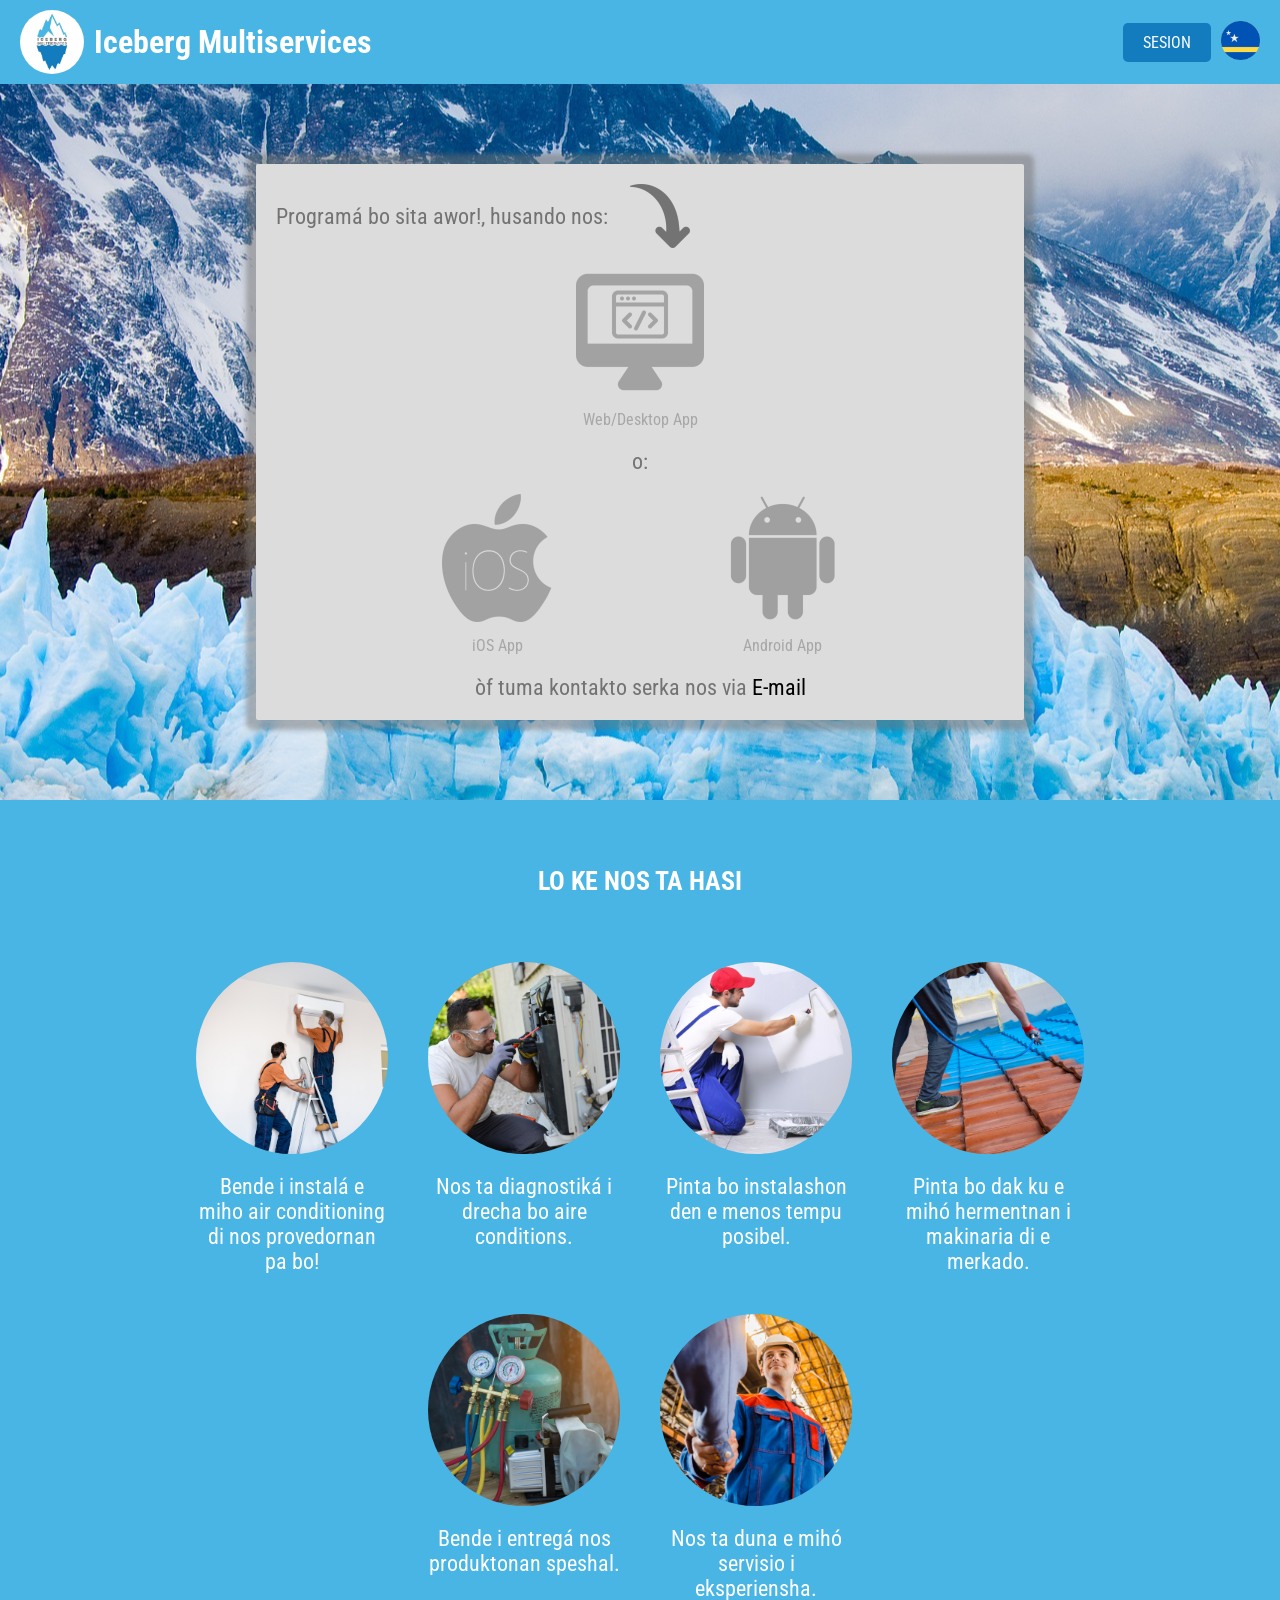
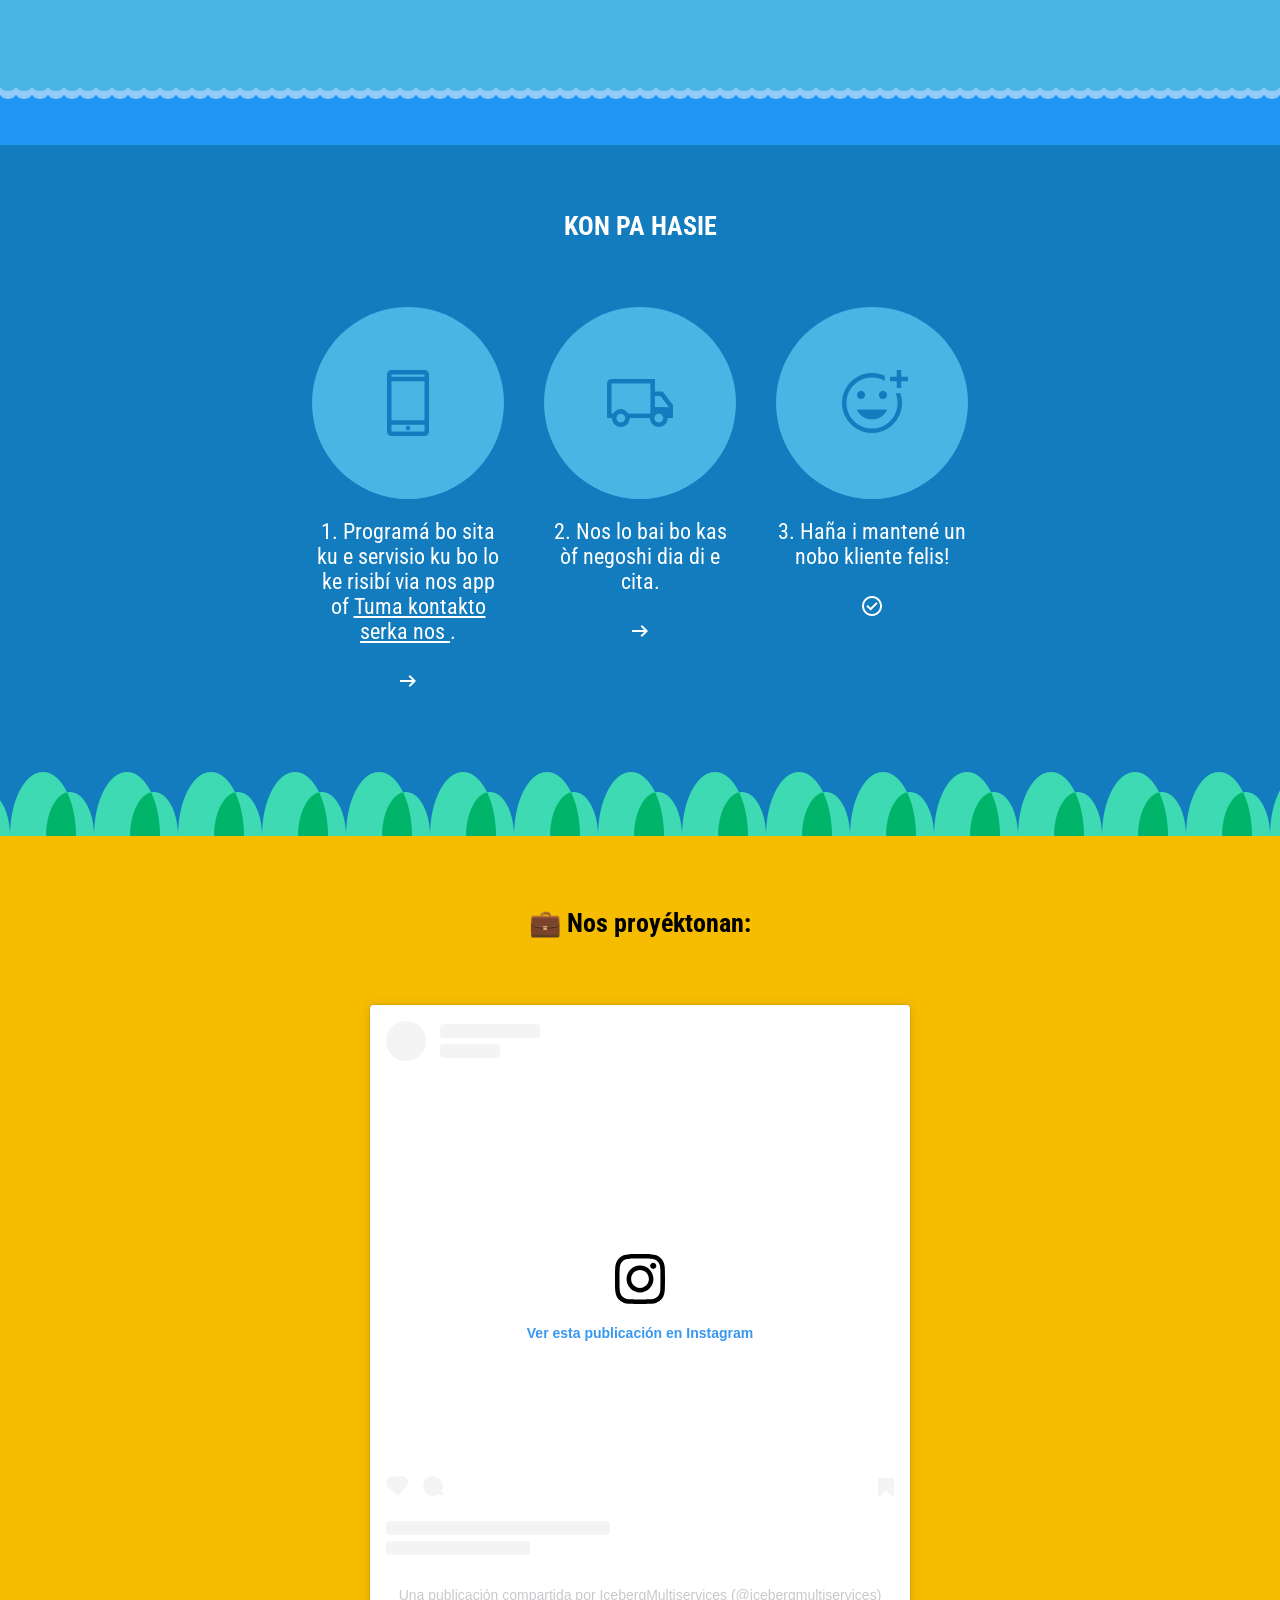
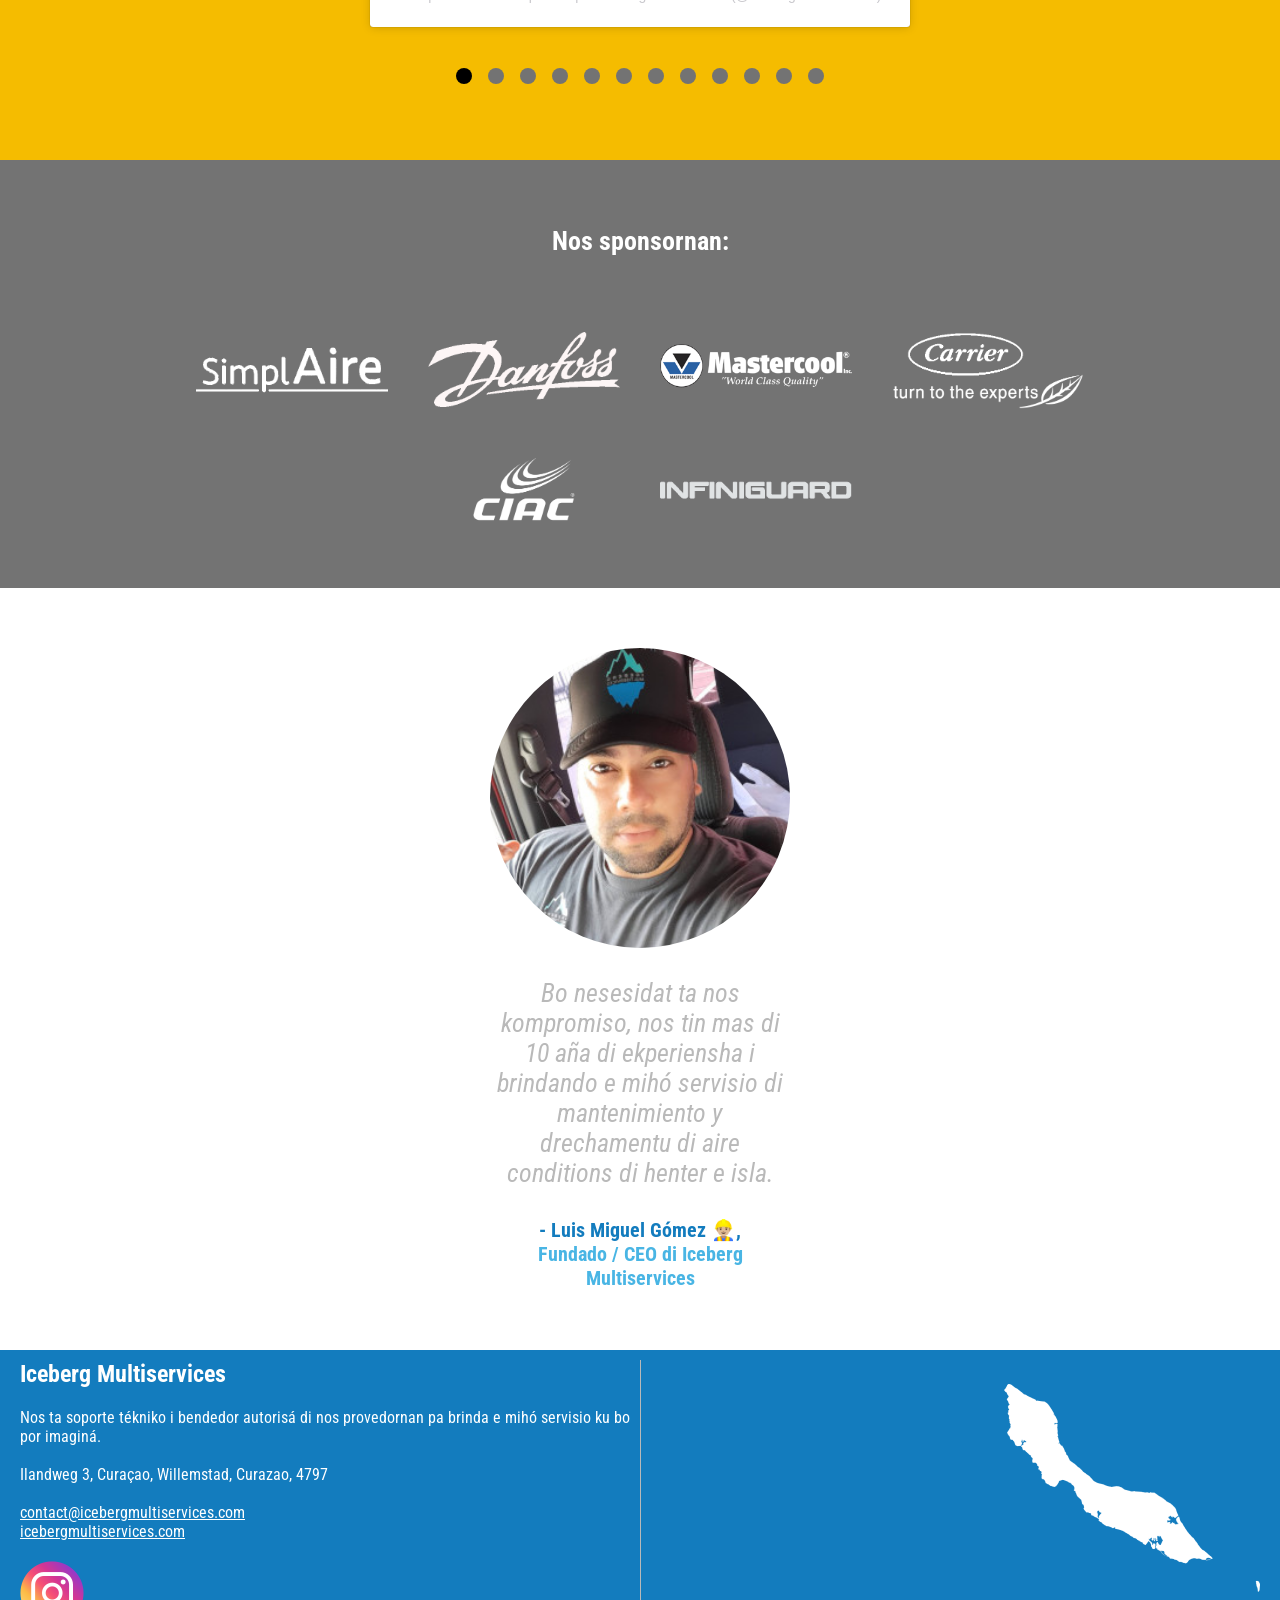
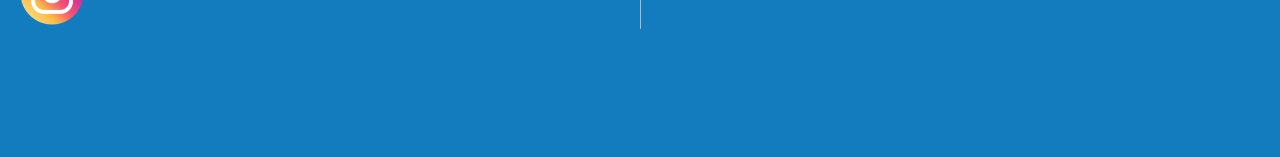
<file: index.html>
<!DOCTYPE html>
<html lang="en">

<head>
    <meta charset="UTF-8">
    <meta http-equiv="X-UA-Compatible" content="IE=edge">
    <meta name="viewport" content="width=device-width, initial-scale=1.0">
    <meta name="theme-color" content="#49b5e4">
    <link rel="stylesheet" href="/css/index.css">
    <link rel="stylesheet" href="https://fonts.googleapis.com/css?family=Roboto%20Condensed">
    <link rel="stylesheet"
        href="https://fonts.googleapis.com/css2?family=Material+Symbols+Outlined:opsz,wght,FILL,GRAD@48,400,0,0" />
    <link rel="icon" type="image/png" href="/img/logo-rounded.png" />
    <title>Iceberg Multiservices</title>
    <script src="https://ajax.googleapis.com/ajax/libs/jquery/3.6.1/jquery.min.js"></script>
    <script src="/js/lib/CLDRPluralRuleParser/CLDRPluralRuleParser.js"></script>
    <script src="/js/lib/jquery.i18n/jquery.i18n.js"></script>
    <script src="/js/lib/jquery.i18n/jquery.i18n.messagestore.js"></script>
    <script src="/js/lib/jquery.i18n/jquery.i18n.fallbacks.js"></script>
    <script src="/js/lib/jquery.i18n/jquery.i18n.language.js"></script>
    <script src="/js/lib/jquery.i18n/jquery.i18n.parser.js"></script>
    <script src="/js/lib/jquery.i18n/jquery.i18n.emitter.js"></script>
    <script src="/js/lib/jquery.i18n/jquery.i18n.emitter.bidi.js"></script>
    <script src="/js/global.js"></script>
    <script src="/js/index.js"></script>
</head>

<body class="white-bg">
    <section class="popup-bg black-bg-opaque-5">
        <div class="window">
            <div class="row header">
                <button class="close-window light-grey">
                    <span class="material-symbols-outlined">close</span>
                    <span class="material-symbols-outlined">arrow_back_ios</span>
                </button>
            </div>

            <div class="row">
                <button class="language" data-locale="pap">
                    <img src="/img/index/languages/papiamento.png" alt="Papiamento Language">

                    <div class="text light-blue" data-i18n="papiamento">Papiamentu</div>
                </button>

                <button class="language" data-locale="nld">
                    <img src="/img/index/languages/dutch.png" alt="Dutch Language">

                    <div class="text light-blue" data-i18n="dutch">Nederlands</div>
                </button>
            </div>

            <div class="row">
                <button class="language" data-locale="spa">
                    <img src="/img/index/languages/spanish.png" alt="Spanish Language">

                    <div class="text light-blue" data-i18n="spanish">Español</div>
                </button>

                <button class="language" data-locale="eng">
                    <img src="/img/index/languages/english.png" alt="English Language">

                    <div class="text light-blue" data-i18n="english">English</div>
                </button>
            </div>
        </div>
    </section>

    <header class="white light-blue-bg">
        <div class="left">
            <img src="/img/index/logo.jpeg" width="64" height="64" alt="Iceberg Multiservices Logo" />
            <h1 data-i18n="app-title">Iceberg Multiservices</h1>
        </div>

        <div class="right">
            <a class="btn normal dark-blue" href="#" onclick="return false;" data-i18n="login">Login</a>

            <button class="switch-language" title="Select Your Language">
                <img src="/img/index/languages/english.png" alt="Language Icon">
            </button>
        </div>
    </header>

    <section class="downloads">
        <div class="apps lightest-grey-bg">
            <div class="row header">
                <div class="dark-grey" data-i18n="schedule-your-appointment">Schedule your appointment now!, using our:</div>

                <img src="/img/index/download-arrow.png" alt="Schedule your appointment now." />
            </div>

            <div class="row">

                <!-- title="Web/Desktop App" -->
                <a class="disabled" href="#" target="_blank" title="Coming soon!" onclick="return false;">
                    <div>
                        <img src="/img/index/apps/open-web-app.png" alt="Open Web App">

                        <div class="text dark-grey" data-i18n="web-desktop-app">Web/Desktop App</div>
                    </div>
                </a>
            </div>

            <div class="row header center">
                <div class="dark-grey" data-i18n="or">or:</div>
            </div>

            <div class="row">
                <!-- title="iOS App" -->
                <a class="disabled" href="#" target="_blank" title="Coming soon!" onclick="return false;">
                    <div>
                        <img src="/img/index/apps/get-ios-app.png" alt="Get iOS App">

                        <div class="text dark-grey" data-i18n="ios-app">iOS App</div>
                    </div>
                </a>

                <!-- title="Android App" -->
                <a class="disabled" href="#" target="_blank" title="Coming soon!" onclick="return false;">
                    <div>
                        <img src="/img/index/apps/get-android-app.png" alt="Get Android App">

                        <div class="text dark-grey" data-i18n="android-app">Android App</div>
                    </div>
                </a>
            </div>

            <div class="row header center">
                <div class="dark-grey"><span data-i18n="or-contacting-us">or contacting us via</span> <a class="black" href="mailto:contact@icebergmultiservices.com"
                        target="_blank" data-i18n="email">Email</a></div>
            </div>
        </div>
    </section>

    <section class="services sea-waves light-blue-bg">
        <section class="row">
            <h3 class="white" data-i18n="what-we-do">What we do:</h3>
        </section>

        <section class="row">
            <div class="service">
                <img src="/img/index/services/air-conditioner-installation.jpg" alt="Air conditioner installation" />

                <p class="text white" data-i18n="we-sell-and-install">We sell and install the best Air Conditioners from our providers to you!</p>
            </div>

            <div class="service">
                <img src="/img/index/services/air-conditioner-repair.jpg" alt="Air conditioner repair" />

                <p class="text white" data-i18n="we-diagnose-and-repair">We diagnose and repair your Air Conditioner.</p>
            </div>

            <div class="service">
                <img src="/img/index/services/facility-painting.jpg" alt="Facility painting" />

                <p class="text white" data-i18n="we-paint-your-facilities">We paint your facilities in the fastest time as possible.</p>
            </div>

            <div class="service">
                <img src="/img/index/services/roof-painting.jpg" alt="Roof painting" />

                <p class="text white" data-i18n="we-paint-your-roof">We paint your roof using the best tools and machinery from the market.</p>
            </div>
        </section>

        <section class="row">
            <!-- TODO: Separate and specify products with more details... -->
            <div class="service">
                <img src="/img/index/services/special-products.jpg" alt="Special products" />

                <p class="text white" data-i18n="we-sell-and-deliver">We sell and deliver our special products.</p>
            </div>

            <div class="service">
                <img src="/img/index/services/happy-customer.jpg" alt="Happy customer" />

                <p class="text white" data-i18n="we-give-the-best-experience">We give you the best service and experience.</p>
            </div>
        </section>
    </section>

    <section class="services hills dark-blue-bg">
        <section class="row">
            <h3 class="white" data-i18n="how-we-do-it">How we do it:</h3>
        </section>

        <section class="row">
            <div class="service">
                <div class="icon-container light-blue-bg">
                    <span class="material-symbols-outlined dark-blue">phone_iphone</span>
                </div>

                <p class="text white"><span data-i18n="schedule-your-service">1. Schedule your appointment with the service you'd like to receive using our app
                    or</span> <a class="white" href="mailto:contact@icebergmultiservices.com" target="_blank" data-i18n="contacting-us">contacting
                        us</a>.<br /><br /><span class="material-symbols-outlined white">arrow_right_alt</span></p>
            </div>

            <div class="service">
                <div class="icon-container light-blue-bg">
                    <span class="material-symbols-outlined dark-blue">local_shipping</span>
                </div>

                <p class="text white"><span data-i18n="we-go-to-your-house">2. We go to your house or facility the day of your appointment.</span><br /><br /><span
                        class="material-symbols-outlined white">arrow_right_alt</span></p>
            </div>

            <div class="service">
                <div class="icon-container light-blue-bg">
                    <span class="material-symbols-outlined dark-blue">add_reaction</span>
                </div>

                <p class="text white"><span data-i18n="we-get-a-new-customer">We get and keep a new happy customer!</span><br /><br /><span
                        class="material-symbols-outlined white">check_circle</span></p>
            </div>
        </section>
    </section>

    <section class="services portfolio yellow-bg">
        <section class="row">
            <h3 class="black">💼 <span data-i18n="our-portfolio">Our portfolio:</span></h3>
        </section>

        <section id="portfolio-1" class="row">
            <blockquote class="instagram-media" data-instgrm-captioned data-instgrm-permalink="https://www.instagram.com/tv/CVeFFWPDrGi/?utm_source=ig_embed&amp;utm_campaign=loading" data-instgrm-version="14" style=" background:#FFF; border:0; border-radius:3px; box-shadow:0 0 1px 0 rgba(0,0,0,0.5),0 1px 10px 0 rgba(0,0,0,0.15); margin: 1px; max-width:540px; min-width:326px; padding:0; width:99.375%; width:-webkit-calc(100% - 2px); width:calc(100% - 2px);"><div style="padding:16px;"> <a href="https://www.instagram.com/tv/CVeFFWPDrGi/?utm_source=ig_embed&amp;utm_campaign=loading" style=" background:#FFFFFF; line-height:0; padding:0 0; text-align:center; text-decoration:none; width:100%;" target="_blank"> <div style=" display: flex; flex-direction: row; align-items: center;"> <div style="background-color: #F4F4F4; border-radius: 50%; flex-grow: 0; height: 40px; margin-right: 14px; width: 40px;"></div> <div style="display: flex; flex-direction: column; flex-grow: 1; justify-content: center;"> <div style=" background-color: #F4F4F4; border-radius: 4px; flex-grow: 0; height: 14px; margin-bottom: 6px; width: 100px;"></div> <div style=" background-color: #F4F4F4; border-radius: 4px; flex-grow: 0; height: 14px; width: 60px;"></div></div></div><div style="padding: 19% 0;"></div> <div style="display:block; height:50px; margin:0 auto 12px; width:50px;"><svg width="50px" height="50px" viewBox="0 0 60 60" version="1.1" xmlns="https://www.w3.org/2000/svg" xmlns:xlink="https://www.w3.org/1999/xlink"><g stroke="none" stroke-width="1" fill="none" fill-rule="evenodd"><g transform="translate(-511.000000, -20.000000)" fill="#000000"><g><path d="M556.869,30.41 C554.814,30.41 553.148,32.076 553.148,34.131 C553.148,36.186 554.814,37.852 556.869,37.852 C558.924,37.852 560.59,36.186 560.59,34.131 C560.59,32.076 558.924,30.41 556.869,30.41 M541,60.657 C535.114,60.657 530.342,55.887 530.342,50 C530.342,44.114 535.114,39.342 541,39.342 C546.887,39.342 551.658,44.114 551.658,50 C551.658,55.887 546.887,60.657 541,60.657 M541,33.886 C532.1,33.886 524.886,41.1 524.886,50 C524.886,58.899 532.1,66.113 541,66.113 C549.9,66.113 557.115,58.899 557.115,50 C557.115,41.1 549.9,33.886 541,33.886 M565.378,62.101 C565.244,65.022 564.756,66.606 564.346,67.663 C563.803,69.06 563.154,70.057 562.106,71.106 C561.058,72.155 560.06,72.803 558.662,73.347 C557.607,73.757 556.021,74.244 553.102,74.378 C549.944,74.521 548.997,74.552 541,74.552 C533.003,74.552 532.056,74.521 528.898,74.378 C525.979,74.244 524.393,73.757 523.338,73.347 C521.94,72.803 520.942,72.155 519.894,71.106 C518.846,70.057 518.197,69.06 517.654,67.663 C517.244,66.606 516.755,65.022 516.623,62.101 C516.479,58.943 516.448,57.996 516.448,50 C516.448,42.003 516.479,41.056 516.623,37.899 C516.755,34.978 517.244,33.391 517.654,32.338 C518.197,30.938 518.846,29.942 519.894,28.894 C520.942,27.846 521.94,27.196 523.338,26.654 C524.393,26.244 525.979,25.756 528.898,25.623 C532.057,25.479 533.004,25.448 541,25.448 C548.997,25.448 549.943,25.479 553.102,25.623 C556.021,25.756 557.607,26.244 558.662,26.654 C560.06,27.196 561.058,27.846 562.106,28.894 C563.154,29.942 563.803,30.938 564.346,32.338 C564.756,33.391 565.244,34.978 565.378,37.899 C565.522,41.056 565.552,42.003 565.552,50 C565.552,57.996 565.522,58.943 565.378,62.101 M570.82,37.631 C570.674,34.438 570.167,32.258 569.425,30.349 C568.659,28.377 567.633,26.702 565.965,25.035 C564.297,23.368 562.623,22.342 560.652,21.575 C558.743,20.834 556.562,20.326 553.369,20.18 C550.169,20.033 549.148,20 541,20 C532.853,20 531.831,20.033 528.631,20.18 C525.438,20.326 523.257,20.834 521.349,21.575 C519.376,22.342 517.703,23.368 516.035,25.035 C514.368,26.702 513.342,28.377 512.574,30.349 C511.834,32.258 511.326,34.438 511.181,37.631 C511.035,40.831 511,41.851 511,50 C511,58.147 511.035,59.17 511.181,62.369 C511.326,65.562 511.834,67.743 512.574,69.651 C513.342,71.625 514.368,73.296 516.035,74.965 C517.703,76.634 519.376,77.658 521.349,78.425 C523.257,79.167 525.438,79.673 528.631,79.82 C531.831,79.965 532.853,80.001 541,80.001 C549.148,80.001 550.169,79.965 553.369,79.82 C556.562,79.673 558.743,79.167 560.652,78.425 C562.623,77.658 564.297,76.634 565.965,74.965 C567.633,73.296 568.659,71.625 569.425,69.651 C570.167,67.743 570.674,65.562 570.82,62.369 C570.966,59.17 571,58.147 571,50 C571,41.851 570.966,40.831 570.82,37.631"></path></g></g></g></svg></div><div style="padding-top: 8px;"> <div style=" color:#3897f0; font-family:Arial,sans-serif; font-size:14px; font-style:normal; font-weight:550; line-height:18px;">Ver esta publicación en Instagram</div></div><div style="padding: 12.5% 0;"></div> <div style="display: flex; flex-direction: row; margin-bottom: 14px; align-items: center;"><div> <div style="background-color: #F4F4F4; border-radius: 50%; height: 12.5px; width: 12.5px; transform: translateX(0px) translateY(7px);"></div> <div style="background-color: #F4F4F4; height: 12.5px; transform: rotate(-45deg) translateX(3px) translateY(1px); width: 12.5px; flex-grow: 0; margin-right: 14px; margin-left: 2px;"></div> <div style="background-color: #F4F4F4; border-radius: 50%; height: 12.5px; width: 12.5px; transform: translateX(9px) translateY(-18px);"></div></div><div style="margin-left: 8px;"> <div style=" background-color: #F4F4F4; border-radius: 50%; flex-grow: 0; height: 20px; width: 20px;"></div> <div style=" width: 0; height: 0; border-top: 2px solid transparent; border-left: 6px solid #f4f4f4; border-bottom: 2px solid transparent; transform: translateX(16px) translateY(-4px) rotate(30deg)"></div></div><div style="margin-left: auto;"> <div style=" width: 0px; border-top: 8px solid #F4F4F4; border-right: 8px solid transparent; transform: translateY(16px);"></div> <div style=" background-color: #F4F4F4; flex-grow: 0; height: 12px; width: 16px; transform: translateY(-4px);"></div> <div style=" width: 0; height: 0; border-top: 8px solid #F4F4F4; border-left: 8px solid transparent; transform: translateY(-4px) translateX(8px);"></div></div></div> <div style="display: flex; flex-direction: column; flex-grow: 1; justify-content: center; margin-bottom: 24px;"> <div style=" background-color: #F4F4F4; border-radius: 4px; flex-grow: 0; height: 14px; margin-bottom: 6px; width: 224px;"></div> <div style=" background-color: #F4F4F4; border-radius: 4px; flex-grow: 0; height: 14px; width: 144px;"></div></div></a><p style=" color:#c9c8cd; font-family:Arial,sans-serif; font-size:14px; line-height:17px; margin-bottom:0; margin-top:8px; overflow:hidden; padding:8px 0 7px; text-align:center; text-overflow:ellipsis; white-space:nowrap;"><a href="https://www.instagram.com/tv/CVeFFWPDrGi/?utm_source=ig_embed&amp;utm_campaign=loading" style=" color:#c9c8cd; font-family:Arial,sans-serif; font-size:14px; font-style:normal; font-weight:normal; line-height:17px; text-decoration:none;" target="_blank">Una publicación compartida por IcebergMultiservices (@icebergmultiservices)</a></p></div></blockquote> <script async src="//www.instagram.com/embed.js"></script>
        </section>

        <section id="portfolio-2" class="row" style="display: none;">
            <blockquote class="instagram-media" data-instgrm-captioned data-instgrm-permalink="https://www.instagram.com/tv/CVeEOpDD3O0/?utm_source=ig_embed&amp;utm_campaign=loading" data-instgrm-version="14" style=" background:#FFF; border:0; border-radius:3px; box-shadow:0 0 1px 0 rgba(0,0,0,0.5),0 1px 10px 0 rgba(0,0,0,0.15); margin: 1px; max-width:540px; min-width:326px; padding:0; width:99.375%; width:-webkit-calc(100% - 2px); width:calc(100% - 2px);"><div style="padding:16px;"> <a href="https://www.instagram.com/tv/CVeEOpDD3O0/?utm_source=ig_embed&amp;utm_campaign=loading" style=" background:#FFFFFF; line-height:0; padding:0 0; text-align:center; text-decoration:none; width:100%;" target="_blank"> <div style=" display: flex; flex-direction: row; align-items: center;"> <div style="background-color: #F4F4F4; border-radius: 50%; flex-grow: 0; height: 40px; margin-right: 14px; width: 40px;"></div> <div style="display: flex; flex-direction: column; flex-grow: 1; justify-content: center;"> <div style=" background-color: #F4F4F4; border-radius: 4px; flex-grow: 0; height: 14px; margin-bottom: 6px; width: 100px;"></div> <div style=" background-color: #F4F4F4; border-radius: 4px; flex-grow: 0; height: 14px; width: 60px;"></div></div></div><div style="padding: 19% 0;"></div> <div style="display:block; height:50px; margin:0 auto 12px; width:50px;"><svg width="50px" height="50px" viewBox="0 0 60 60" version="1.1" xmlns="https://www.w3.org/2000/svg" xmlns:xlink="https://www.w3.org/1999/xlink"><g stroke="none" stroke-width="1" fill="none" fill-rule="evenodd"><g transform="translate(-511.000000, -20.000000)" fill="#000000"><g><path d="M556.869,30.41 C554.814,30.41 553.148,32.076 553.148,34.131 C553.148,36.186 554.814,37.852 556.869,37.852 C558.924,37.852 560.59,36.186 560.59,34.131 C560.59,32.076 558.924,30.41 556.869,30.41 M541,60.657 C535.114,60.657 530.342,55.887 530.342,50 C530.342,44.114 535.114,39.342 541,39.342 C546.887,39.342 551.658,44.114 551.658,50 C551.658,55.887 546.887,60.657 541,60.657 M541,33.886 C532.1,33.886 524.886,41.1 524.886,50 C524.886,58.899 532.1,66.113 541,66.113 C549.9,66.113 557.115,58.899 557.115,50 C557.115,41.1 549.9,33.886 541,33.886 M565.378,62.101 C565.244,65.022 564.756,66.606 564.346,67.663 C563.803,69.06 563.154,70.057 562.106,71.106 C561.058,72.155 560.06,72.803 558.662,73.347 C557.607,73.757 556.021,74.244 553.102,74.378 C549.944,74.521 548.997,74.552 541,74.552 C533.003,74.552 532.056,74.521 528.898,74.378 C525.979,74.244 524.393,73.757 523.338,73.347 C521.94,72.803 520.942,72.155 519.894,71.106 C518.846,70.057 518.197,69.06 517.654,67.663 C517.244,66.606 516.755,65.022 516.623,62.101 C516.479,58.943 516.448,57.996 516.448,50 C516.448,42.003 516.479,41.056 516.623,37.899 C516.755,34.978 517.244,33.391 517.654,32.338 C518.197,30.938 518.846,29.942 519.894,28.894 C520.942,27.846 521.94,27.196 523.338,26.654 C524.393,26.244 525.979,25.756 528.898,25.623 C532.057,25.479 533.004,25.448 541,25.448 C548.997,25.448 549.943,25.479 553.102,25.623 C556.021,25.756 557.607,26.244 558.662,26.654 C560.06,27.196 561.058,27.846 562.106,28.894 C563.154,29.942 563.803,30.938 564.346,32.338 C564.756,33.391 565.244,34.978 565.378,37.899 C565.522,41.056 565.552,42.003 565.552,50 C565.552,57.996 565.522,58.943 565.378,62.101 M570.82,37.631 C570.674,34.438 570.167,32.258 569.425,30.349 C568.659,28.377 567.633,26.702 565.965,25.035 C564.297,23.368 562.623,22.342 560.652,21.575 C558.743,20.834 556.562,20.326 553.369,20.18 C550.169,20.033 549.148,20 541,20 C532.853,20 531.831,20.033 528.631,20.18 C525.438,20.326 523.257,20.834 521.349,21.575 C519.376,22.342 517.703,23.368 516.035,25.035 C514.368,26.702 513.342,28.377 512.574,30.349 C511.834,32.258 511.326,34.438 511.181,37.631 C511.035,40.831 511,41.851 511,50 C511,58.147 511.035,59.17 511.181,62.369 C511.326,65.562 511.834,67.743 512.574,69.651 C513.342,71.625 514.368,73.296 516.035,74.965 C517.703,76.634 519.376,77.658 521.349,78.425 C523.257,79.167 525.438,79.673 528.631,79.82 C531.831,79.965 532.853,80.001 541,80.001 C549.148,80.001 550.169,79.965 553.369,79.82 C556.562,79.673 558.743,79.167 560.652,78.425 C562.623,77.658 564.297,76.634 565.965,74.965 C567.633,73.296 568.659,71.625 569.425,69.651 C570.167,67.743 570.674,65.562 570.82,62.369 C570.966,59.17 571,58.147 571,50 C571,41.851 570.966,40.831 570.82,37.631"></path></g></g></g></svg></div><div style="padding-top: 8px;"> <div style=" color:#3897f0; font-family:Arial,sans-serif; font-size:14px; font-style:normal; font-weight:550; line-height:18px;">Ver esta publicación en Instagram</div></div><div style="padding: 12.5% 0;"></div> <div style="display: flex; flex-direction: row; margin-bottom: 14px; align-items: center;"><div> <div style="background-color: #F4F4F4; border-radius: 50%; height: 12.5px; width: 12.5px; transform: translateX(0px) translateY(7px);"></div> <div style="background-color: #F4F4F4; height: 12.5px; transform: rotate(-45deg) translateX(3px) translateY(1px); width: 12.5px; flex-grow: 0; margin-right: 14px; margin-left: 2px;"></div> <div style="background-color: #F4F4F4; border-radius: 50%; height: 12.5px; width: 12.5px; transform: translateX(9px) translateY(-18px);"></div></div><div style="margin-left: 8px;"> <div style=" background-color: #F4F4F4; border-radius: 50%; flex-grow: 0; height: 20px; width: 20px;"></div> <div style=" width: 0; height: 0; border-top: 2px solid transparent; border-left: 6px solid #f4f4f4; border-bottom: 2px solid transparent; transform: translateX(16px) translateY(-4px) rotate(30deg)"></div></div><div style="margin-left: auto;"> <div style=" width: 0px; border-top: 8px solid #F4F4F4; border-right: 8px solid transparent; transform: translateY(16px);"></div> <div style=" background-color: #F4F4F4; flex-grow: 0; height: 12px; width: 16px; transform: translateY(-4px);"></div> <div style=" width: 0; height: 0; border-top: 8px solid #F4F4F4; border-left: 8px solid transparent; transform: translateY(-4px) translateX(8px);"></div></div></div> <div style="display: flex; flex-direction: column; flex-grow: 1; justify-content: center; margin-bottom: 24px;"> <div style=" background-color: #F4F4F4; border-radius: 4px; flex-grow: 0; height: 14px; margin-bottom: 6px; width: 224px;"></div> <div style=" background-color: #F4F4F4; border-radius: 4px; flex-grow: 0; height: 14px; width: 144px;"></div></div></a><p style=" color:#c9c8cd; font-family:Arial,sans-serif; font-size:14px; line-height:17px; margin-bottom:0; margin-top:8px; overflow:hidden; padding:8px 0 7px; text-align:center; text-overflow:ellipsis; white-space:nowrap;"><a href="https://www.instagram.com/tv/CVeEOpDD3O0/?utm_source=ig_embed&amp;utm_campaign=loading" style=" color:#c9c8cd; font-family:Arial,sans-serif; font-size:14px; font-style:normal; font-weight:normal; line-height:17px; text-decoration:none;" target="_blank">Una publicación compartida por IcebergMultiservices (@icebergmultiservices)</a></p></div></blockquote> <script async src="//www.instagram.com/embed.js"></script>
        </section>

        <section id="portfolio-3" class="row" style="display: none;">
            <blockquote class="instagram-media" data-instgrm-captioned data-instgrm-permalink="https://www.instagram.com/p/CVeDAeVtmqK/?utm_source=ig_embed&amp;utm_campaign=loading" data-instgrm-version="14" style=" background:#FFF; border:0; border-radius:3px; box-shadow:0 0 1px 0 rgba(0,0,0,0.5),0 1px 10px 0 rgba(0,0,0,0.15); margin: 1px; max-width:540px; min-width:326px; padding:0; width:99.375%; width:-webkit-calc(100% - 2px); width:calc(100% - 2px);"><div style="padding:16px;"> <a href="https://www.instagram.com/p/CVeDAeVtmqK/?utm_source=ig_embed&amp;utm_campaign=loading" style=" background:#FFFFFF; line-height:0; padding:0 0; text-align:center; text-decoration:none; width:100%;" target="_blank"> <div style=" display: flex; flex-direction: row; align-items: center;"> <div style="background-color: #F4F4F4; border-radius: 50%; flex-grow: 0; height: 40px; margin-right: 14px; width: 40px;"></div> <div style="display: flex; flex-direction: column; flex-grow: 1; justify-content: center;"> <div style=" background-color: #F4F4F4; border-radius: 4px; flex-grow: 0; height: 14px; margin-bottom: 6px; width: 100px;"></div> <div style=" background-color: #F4F4F4; border-radius: 4px; flex-grow: 0; height: 14px; width: 60px;"></div></div></div><div style="padding: 19% 0;"></div> <div style="display:block; height:50px; margin:0 auto 12px; width:50px;"><svg width="50px" height="50px" viewBox="0 0 60 60" version="1.1" xmlns="https://www.w3.org/2000/svg" xmlns:xlink="https://www.w3.org/1999/xlink"><g stroke="none" stroke-width="1" fill="none" fill-rule="evenodd"><g transform="translate(-511.000000, -20.000000)" fill="#000000"><g><path d="M556.869,30.41 C554.814,30.41 553.148,32.076 553.148,34.131 C553.148,36.186 554.814,37.852 556.869,37.852 C558.924,37.852 560.59,36.186 560.59,34.131 C560.59,32.076 558.924,30.41 556.869,30.41 M541,60.657 C535.114,60.657 530.342,55.887 530.342,50 C530.342,44.114 535.114,39.342 541,39.342 C546.887,39.342 551.658,44.114 551.658,50 C551.658,55.887 546.887,60.657 541,60.657 M541,33.886 C532.1,33.886 524.886,41.1 524.886,50 C524.886,58.899 532.1,66.113 541,66.113 C549.9,66.113 557.115,58.899 557.115,50 C557.115,41.1 549.9,33.886 541,33.886 M565.378,62.101 C565.244,65.022 564.756,66.606 564.346,67.663 C563.803,69.06 563.154,70.057 562.106,71.106 C561.058,72.155 560.06,72.803 558.662,73.347 C557.607,73.757 556.021,74.244 553.102,74.378 C549.944,74.521 548.997,74.552 541,74.552 C533.003,74.552 532.056,74.521 528.898,74.378 C525.979,74.244 524.393,73.757 523.338,73.347 C521.94,72.803 520.942,72.155 519.894,71.106 C518.846,70.057 518.197,69.06 517.654,67.663 C517.244,66.606 516.755,65.022 516.623,62.101 C516.479,58.943 516.448,57.996 516.448,50 C516.448,42.003 516.479,41.056 516.623,37.899 C516.755,34.978 517.244,33.391 517.654,32.338 C518.197,30.938 518.846,29.942 519.894,28.894 C520.942,27.846 521.94,27.196 523.338,26.654 C524.393,26.244 525.979,25.756 528.898,25.623 C532.057,25.479 533.004,25.448 541,25.448 C548.997,25.448 549.943,25.479 553.102,25.623 C556.021,25.756 557.607,26.244 558.662,26.654 C560.06,27.196 561.058,27.846 562.106,28.894 C563.154,29.942 563.803,30.938 564.346,32.338 C564.756,33.391 565.244,34.978 565.378,37.899 C565.522,41.056 565.552,42.003 565.552,50 C565.552,57.996 565.522,58.943 565.378,62.101 M570.82,37.631 C570.674,34.438 570.167,32.258 569.425,30.349 C568.659,28.377 567.633,26.702 565.965,25.035 C564.297,23.368 562.623,22.342 560.652,21.575 C558.743,20.834 556.562,20.326 553.369,20.18 C550.169,20.033 549.148,20 541,20 C532.853,20 531.831,20.033 528.631,20.18 C525.438,20.326 523.257,20.834 521.349,21.575 C519.376,22.342 517.703,23.368 516.035,25.035 C514.368,26.702 513.342,28.377 512.574,30.349 C511.834,32.258 511.326,34.438 511.181,37.631 C511.035,40.831 511,41.851 511,50 C511,58.147 511.035,59.17 511.181,62.369 C511.326,65.562 511.834,67.743 512.574,69.651 C513.342,71.625 514.368,73.296 516.035,74.965 C517.703,76.634 519.376,77.658 521.349,78.425 C523.257,79.167 525.438,79.673 528.631,79.82 C531.831,79.965 532.853,80.001 541,80.001 C549.148,80.001 550.169,79.965 553.369,79.82 C556.562,79.673 558.743,79.167 560.652,78.425 C562.623,77.658 564.297,76.634 565.965,74.965 C567.633,73.296 568.659,71.625 569.425,69.651 C570.167,67.743 570.674,65.562 570.82,62.369 C570.966,59.17 571,58.147 571,50 C571,41.851 570.966,40.831 570.82,37.631"></path></g></g></g></svg></div><div style="padding-top: 8px;"> <div style=" color:#3897f0; font-family:Arial,sans-serif; font-size:14px; font-style:normal; font-weight:550; line-height:18px;">Ver esta publicación en Instagram</div></div><div style="padding: 12.5% 0;"></div> <div style="display: flex; flex-direction: row; margin-bottom: 14px; align-items: center;"><div> <div style="background-color: #F4F4F4; border-radius: 50%; height: 12.5px; width: 12.5px; transform: translateX(0px) translateY(7px);"></div> <div style="background-color: #F4F4F4; height: 12.5px; transform: rotate(-45deg) translateX(3px) translateY(1px); width: 12.5px; flex-grow: 0; margin-right: 14px; margin-left: 2px;"></div> <div style="background-color: #F4F4F4; border-radius: 50%; height: 12.5px; width: 12.5px; transform: translateX(9px) translateY(-18px);"></div></div><div style="margin-left: 8px;"> <div style=" background-color: #F4F4F4; border-radius: 50%; flex-grow: 0; height: 20px; width: 20px;"></div> <div style=" width: 0; height: 0; border-top: 2px solid transparent; border-left: 6px solid #f4f4f4; border-bottom: 2px solid transparent; transform: translateX(16px) translateY(-4px) rotate(30deg)"></div></div><div style="margin-left: auto;"> <div style=" width: 0px; border-top: 8px solid #F4F4F4; border-right: 8px solid transparent; transform: translateY(16px);"></div> <div style=" background-color: #F4F4F4; flex-grow: 0; height: 12px; width: 16px; transform: translateY(-4px);"></div> <div style=" width: 0; height: 0; border-top: 8px solid #F4F4F4; border-left: 8px solid transparent; transform: translateY(-4px) translateX(8px);"></div></div></div> <div style="display: flex; flex-direction: column; flex-grow: 1; justify-content: center; margin-bottom: 24px;"> <div style=" background-color: #F4F4F4; border-radius: 4px; flex-grow: 0; height: 14px; margin-bottom: 6px; width: 224px;"></div> <div style=" background-color: #F4F4F4; border-radius: 4px; flex-grow: 0; height: 14px; width: 144px;"></div></div></a><p style=" color:#c9c8cd; font-family:Arial,sans-serif; font-size:14px; line-height:17px; margin-bottom:0; margin-top:8px; overflow:hidden; padding:8px 0 7px; text-align:center; text-overflow:ellipsis; white-space:nowrap;"><a href="https://www.instagram.com/p/CVeDAeVtmqK/?utm_source=ig_embed&amp;utm_campaign=loading" style=" color:#c9c8cd; font-family:Arial,sans-serif; font-size:14px; font-style:normal; font-weight:normal; line-height:17px; text-decoration:none;" target="_blank">Una publicación compartida por IcebergMultiservices (@icebergmultiservices)</a></p></div></blockquote> <script async src="//www.instagram.com/embed.js"></script>
        </section>

        <section id="portfolio-4" class="row" style="display: none;">
            <blockquote class="instagram-media" data-instgrm-captioned data-instgrm-permalink="https://www.instagram.com/p/CVeDqEjt__k/?utm_source=ig_embed&amp;utm_campaign=loading" data-instgrm-version="14" style=" background:#FFF; border:0; border-radius:3px; box-shadow:0 0 1px 0 rgba(0,0,0,0.5),0 1px 10px 0 rgba(0,0,0,0.15); margin: 1px; max-width:540px; min-width:326px; padding:0; width:99.375%; width:-webkit-calc(100% - 2px); width:calc(100% - 2px);"><div style="padding:16px;"> <a href="https://www.instagram.com/p/CVeDqEjt__k/?utm_source=ig_embed&amp;utm_campaign=loading" style=" background:#FFFFFF; line-height:0; padding:0 0; text-align:center; text-decoration:none; width:100%;" target="_blank"> <div style=" display: flex; flex-direction: row; align-items: center;"> <div style="background-color: #F4F4F4; border-radius: 50%; flex-grow: 0; height: 40px; margin-right: 14px; width: 40px;"></div> <div style="display: flex; flex-direction: column; flex-grow: 1; justify-content: center;"> <div style=" background-color: #F4F4F4; border-radius: 4px; flex-grow: 0; height: 14px; margin-bottom: 6px; width: 100px;"></div> <div style=" background-color: #F4F4F4; border-radius: 4px; flex-grow: 0; height: 14px; width: 60px;"></div></div></div><div style="padding: 19% 0;"></div> <div style="display:block; height:50px; margin:0 auto 12px; width:50px;"><svg width="50px" height="50px" viewBox="0 0 60 60" version="1.1" xmlns="https://www.w3.org/2000/svg" xmlns:xlink="https://www.w3.org/1999/xlink"><g stroke="none" stroke-width="1" fill="none" fill-rule="evenodd"><g transform="translate(-511.000000, -20.000000)" fill="#000000"><g><path d="M556.869,30.41 C554.814,30.41 553.148,32.076 553.148,34.131 C553.148,36.186 554.814,37.852 556.869,37.852 C558.924,37.852 560.59,36.186 560.59,34.131 C560.59,32.076 558.924,30.41 556.869,30.41 M541,60.657 C535.114,60.657 530.342,55.887 530.342,50 C530.342,44.114 535.114,39.342 541,39.342 C546.887,39.342 551.658,44.114 551.658,50 C551.658,55.887 546.887,60.657 541,60.657 M541,33.886 C532.1,33.886 524.886,41.1 524.886,50 C524.886,58.899 532.1,66.113 541,66.113 C549.9,66.113 557.115,58.899 557.115,50 C557.115,41.1 549.9,33.886 541,33.886 M565.378,62.101 C565.244,65.022 564.756,66.606 564.346,67.663 C563.803,69.06 563.154,70.057 562.106,71.106 C561.058,72.155 560.06,72.803 558.662,73.347 C557.607,73.757 556.021,74.244 553.102,74.378 C549.944,74.521 548.997,74.552 541,74.552 C533.003,74.552 532.056,74.521 528.898,74.378 C525.979,74.244 524.393,73.757 523.338,73.347 C521.94,72.803 520.942,72.155 519.894,71.106 C518.846,70.057 518.197,69.06 517.654,67.663 C517.244,66.606 516.755,65.022 516.623,62.101 C516.479,58.943 516.448,57.996 516.448,50 C516.448,42.003 516.479,41.056 516.623,37.899 C516.755,34.978 517.244,33.391 517.654,32.338 C518.197,30.938 518.846,29.942 519.894,28.894 C520.942,27.846 521.94,27.196 523.338,26.654 C524.393,26.244 525.979,25.756 528.898,25.623 C532.057,25.479 533.004,25.448 541,25.448 C548.997,25.448 549.943,25.479 553.102,25.623 C556.021,25.756 557.607,26.244 558.662,26.654 C560.06,27.196 561.058,27.846 562.106,28.894 C563.154,29.942 563.803,30.938 564.346,32.338 C564.756,33.391 565.244,34.978 565.378,37.899 C565.522,41.056 565.552,42.003 565.552,50 C565.552,57.996 565.522,58.943 565.378,62.101 M570.82,37.631 C570.674,34.438 570.167,32.258 569.425,30.349 C568.659,28.377 567.633,26.702 565.965,25.035 C564.297,23.368 562.623,22.342 560.652,21.575 C558.743,20.834 556.562,20.326 553.369,20.18 C550.169,20.033 549.148,20 541,20 C532.853,20 531.831,20.033 528.631,20.18 C525.438,20.326 523.257,20.834 521.349,21.575 C519.376,22.342 517.703,23.368 516.035,25.035 C514.368,26.702 513.342,28.377 512.574,30.349 C511.834,32.258 511.326,34.438 511.181,37.631 C511.035,40.831 511,41.851 511,50 C511,58.147 511.035,59.17 511.181,62.369 C511.326,65.562 511.834,67.743 512.574,69.651 C513.342,71.625 514.368,73.296 516.035,74.965 C517.703,76.634 519.376,77.658 521.349,78.425 C523.257,79.167 525.438,79.673 528.631,79.82 C531.831,79.965 532.853,80.001 541,80.001 C549.148,80.001 550.169,79.965 553.369,79.82 C556.562,79.673 558.743,79.167 560.652,78.425 C562.623,77.658 564.297,76.634 565.965,74.965 C567.633,73.296 568.659,71.625 569.425,69.651 C570.167,67.743 570.674,65.562 570.82,62.369 C570.966,59.17 571,58.147 571,50 C571,41.851 570.966,40.831 570.82,37.631"></path></g></g></g></svg></div><div style="padding-top: 8px;"> <div style=" color:#3897f0; font-family:Arial,sans-serif; font-size:14px; font-style:normal; font-weight:550; line-height:18px;">Ver esta publicación en Instagram</div></div><div style="padding: 12.5% 0;"></div> <div style="display: flex; flex-direction: row; margin-bottom: 14px; align-items: center;"><div> <div style="background-color: #F4F4F4; border-radius: 50%; height: 12.5px; width: 12.5px; transform: translateX(0px) translateY(7px);"></div> <div style="background-color: #F4F4F4; height: 12.5px; transform: rotate(-45deg) translateX(3px) translateY(1px); width: 12.5px; flex-grow: 0; margin-right: 14px; margin-left: 2px;"></div> <div style="background-color: #F4F4F4; border-radius: 50%; height: 12.5px; width: 12.5px; transform: translateX(9px) translateY(-18px);"></div></div><div style="margin-left: 8px;"> <div style=" background-color: #F4F4F4; border-radius: 50%; flex-grow: 0; height: 20px; width: 20px;"></div> <div style=" width: 0; height: 0; border-top: 2px solid transparent; border-left: 6px solid #f4f4f4; border-bottom: 2px solid transparent; transform: translateX(16px) translateY(-4px) rotate(30deg)"></div></div><div style="margin-left: auto;"> <div style=" width: 0px; border-top: 8px solid #F4F4F4; border-right: 8px solid transparent; transform: translateY(16px);"></div> <div style=" background-color: #F4F4F4; flex-grow: 0; height: 12px; width: 16px; transform: translateY(-4px);"></div> <div style=" width: 0; height: 0; border-top: 8px solid #F4F4F4; border-left: 8px solid transparent; transform: translateY(-4px) translateX(8px);"></div></div></div> <div style="display: flex; flex-direction: column; flex-grow: 1; justify-content: center; margin-bottom: 24px;"> <div style=" background-color: #F4F4F4; border-radius: 4px; flex-grow: 0; height: 14px; margin-bottom: 6px; width: 224px;"></div> <div style=" background-color: #F4F4F4; border-radius: 4px; flex-grow: 0; height: 14px; width: 144px;"></div></div></a><p style=" color:#c9c8cd; font-family:Arial,sans-serif; font-size:14px; line-height:17px; margin-bottom:0; margin-top:8px; overflow:hidden; padding:8px 0 7px; text-align:center; text-overflow:ellipsis; white-space:nowrap;"><a href="https://www.instagram.com/p/CVeDqEjt__k/?utm_source=ig_embed&amp;utm_campaign=loading" style=" color:#c9c8cd; font-family:Arial,sans-serif; font-size:14px; font-style:normal; font-weight:normal; line-height:17px; text-decoration:none;" target="_blank">Una publicación compartida por IcebergMultiservices (@icebergmultiservices)</a></p></div></blockquote> <script async src="//www.instagram.com/embed.js"></script>
        </section>

        <section id="portfolio-5" class="row" style="display: none;">
            <blockquote class="instagram-media" data-instgrm-captioned data-instgrm-permalink="https://www.instagram.com/p/CVeCjgPtNFy/?utm_source=ig_embed&amp;utm_campaign=loading" data-instgrm-version="14" style=" background:#FFF; border:0; border-radius:3px; box-shadow:0 0 1px 0 rgba(0,0,0,0.5),0 1px 10px 0 rgba(0,0,0,0.15); margin: 1px; max-width:540px; min-width:326px; padding:0; width:99.375%; width:-webkit-calc(100% - 2px); width:calc(100% - 2px);"><div style="padding:16px;"> <a href="https://www.instagram.com/p/CVeCjgPtNFy/?utm_source=ig_embed&amp;utm_campaign=loading" style=" background:#FFFFFF; line-height:0; padding:0 0; text-align:center; text-decoration:none; width:100%;" target="_blank"> <div style=" display: flex; flex-direction: row; align-items: center;"> <div style="background-color: #F4F4F4; border-radius: 50%; flex-grow: 0; height: 40px; margin-right: 14px; width: 40px;"></div> <div style="display: flex; flex-direction: column; flex-grow: 1; justify-content: center;"> <div style=" background-color: #F4F4F4; border-radius: 4px; flex-grow: 0; height: 14px; margin-bottom: 6px; width: 100px;"></div> <div style=" background-color: #F4F4F4; border-radius: 4px; flex-grow: 0; height: 14px; width: 60px;"></div></div></div><div style="padding: 19% 0;"></div> <div style="display:block; height:50px; margin:0 auto 12px; width:50px;"><svg width="50px" height="50px" viewBox="0 0 60 60" version="1.1" xmlns="https://www.w3.org/2000/svg" xmlns:xlink="https://www.w3.org/1999/xlink"><g stroke="none" stroke-width="1" fill="none" fill-rule="evenodd"><g transform="translate(-511.000000, -20.000000)" fill="#000000"><g><path d="M556.869,30.41 C554.814,30.41 553.148,32.076 553.148,34.131 C553.148,36.186 554.814,37.852 556.869,37.852 C558.924,37.852 560.59,36.186 560.59,34.131 C560.59,32.076 558.924,30.41 556.869,30.41 M541,60.657 C535.114,60.657 530.342,55.887 530.342,50 C530.342,44.114 535.114,39.342 541,39.342 C546.887,39.342 551.658,44.114 551.658,50 C551.658,55.887 546.887,60.657 541,60.657 M541,33.886 C532.1,33.886 524.886,41.1 524.886,50 C524.886,58.899 532.1,66.113 541,66.113 C549.9,66.113 557.115,58.899 557.115,50 C557.115,41.1 549.9,33.886 541,33.886 M565.378,62.101 C565.244,65.022 564.756,66.606 564.346,67.663 C563.803,69.06 563.154,70.057 562.106,71.106 C561.058,72.155 560.06,72.803 558.662,73.347 C557.607,73.757 556.021,74.244 553.102,74.378 C549.944,74.521 548.997,74.552 541,74.552 C533.003,74.552 532.056,74.521 528.898,74.378 C525.979,74.244 524.393,73.757 523.338,73.347 C521.94,72.803 520.942,72.155 519.894,71.106 C518.846,70.057 518.197,69.06 517.654,67.663 C517.244,66.606 516.755,65.022 516.623,62.101 C516.479,58.943 516.448,57.996 516.448,50 C516.448,42.003 516.479,41.056 516.623,37.899 C516.755,34.978 517.244,33.391 517.654,32.338 C518.197,30.938 518.846,29.942 519.894,28.894 C520.942,27.846 521.94,27.196 523.338,26.654 C524.393,26.244 525.979,25.756 528.898,25.623 C532.057,25.479 533.004,25.448 541,25.448 C548.997,25.448 549.943,25.479 553.102,25.623 C556.021,25.756 557.607,26.244 558.662,26.654 C560.06,27.196 561.058,27.846 562.106,28.894 C563.154,29.942 563.803,30.938 564.346,32.338 C564.756,33.391 565.244,34.978 565.378,37.899 C565.522,41.056 565.552,42.003 565.552,50 C565.552,57.996 565.522,58.943 565.378,62.101 M570.82,37.631 C570.674,34.438 570.167,32.258 569.425,30.349 C568.659,28.377 567.633,26.702 565.965,25.035 C564.297,23.368 562.623,22.342 560.652,21.575 C558.743,20.834 556.562,20.326 553.369,20.18 C550.169,20.033 549.148,20 541,20 C532.853,20 531.831,20.033 528.631,20.18 C525.438,20.326 523.257,20.834 521.349,21.575 C519.376,22.342 517.703,23.368 516.035,25.035 C514.368,26.702 513.342,28.377 512.574,30.349 C511.834,32.258 511.326,34.438 511.181,37.631 C511.035,40.831 511,41.851 511,50 C511,58.147 511.035,59.17 511.181,62.369 C511.326,65.562 511.834,67.743 512.574,69.651 C513.342,71.625 514.368,73.296 516.035,74.965 C517.703,76.634 519.376,77.658 521.349,78.425 C523.257,79.167 525.438,79.673 528.631,79.82 C531.831,79.965 532.853,80.001 541,80.001 C549.148,80.001 550.169,79.965 553.369,79.82 C556.562,79.673 558.743,79.167 560.652,78.425 C562.623,77.658 564.297,76.634 565.965,74.965 C567.633,73.296 568.659,71.625 569.425,69.651 C570.167,67.743 570.674,65.562 570.82,62.369 C570.966,59.17 571,58.147 571,50 C571,41.851 570.966,40.831 570.82,37.631"></path></g></g></g></svg></div><div style="padding-top: 8px;"> <div style=" color:#3897f0; font-family:Arial,sans-serif; font-size:14px; font-style:normal; font-weight:550; line-height:18px;">Ver esta publicación en Instagram</div></div><div style="padding: 12.5% 0;"></div> <div style="display: flex; flex-direction: row; margin-bottom: 14px; align-items: center;"><div> <div style="background-color: #F4F4F4; border-radius: 50%; height: 12.5px; width: 12.5px; transform: translateX(0px) translateY(7px);"></div> <div style="background-color: #F4F4F4; height: 12.5px; transform: rotate(-45deg) translateX(3px) translateY(1px); width: 12.5px; flex-grow: 0; margin-right: 14px; margin-left: 2px;"></div> <div style="background-color: #F4F4F4; border-radius: 50%; height: 12.5px; width: 12.5px; transform: translateX(9px) translateY(-18px);"></div></div><div style="margin-left: 8px;"> <div style=" background-color: #F4F4F4; border-radius: 50%; flex-grow: 0; height: 20px; width: 20px;"></div> <div style=" width: 0; height: 0; border-top: 2px solid transparent; border-left: 6px solid #f4f4f4; border-bottom: 2px solid transparent; transform: translateX(16px) translateY(-4px) rotate(30deg)"></div></div><div style="margin-left: auto;"> <div style=" width: 0px; border-top: 8px solid #F4F4F4; border-right: 8px solid transparent; transform: translateY(16px);"></div> <div style=" background-color: #F4F4F4; flex-grow: 0; height: 12px; width: 16px; transform: translateY(-4px);"></div> <div style=" width: 0; height: 0; border-top: 8px solid #F4F4F4; border-left: 8px solid transparent; transform: translateY(-4px) translateX(8px);"></div></div></div> <div style="display: flex; flex-direction: column; flex-grow: 1; justify-content: center; margin-bottom: 24px;"> <div style=" background-color: #F4F4F4; border-radius: 4px; flex-grow: 0; height: 14px; margin-bottom: 6px; width: 224px;"></div> <div style=" background-color: #F4F4F4; border-radius: 4px; flex-grow: 0; height: 14px; width: 144px;"></div></div></a><p style=" color:#c9c8cd; font-family:Arial,sans-serif; font-size:14px; line-height:17px; margin-bottom:0; margin-top:8px; overflow:hidden; padding:8px 0 7px; text-align:center; text-overflow:ellipsis; white-space:nowrap;"><a href="https://www.instagram.com/p/CVeCjgPtNFy/?utm_source=ig_embed&amp;utm_campaign=loading" style=" color:#c9c8cd; font-family:Arial,sans-serif; font-size:14px; font-style:normal; font-weight:normal; line-height:17px; text-decoration:none;" target="_blank">Una publicación compartida por IcebergMultiservices (@icebergmultiservices)</a></p></div></blockquote> <script async src="//www.instagram.com/embed.js"></script>
        </section>

        <section id="portfolio-6" class="row" style="display: none;">
            <blockquote class="instagram-media" data-instgrm-captioned data-instgrm-permalink="https://www.instagram.com/p/CVeCX_UNyh_/?utm_source=ig_embed&amp;utm_campaign=loading" data-instgrm-version="14" style=" background:#FFF; border:0; border-radius:3px; box-shadow:0 0 1px 0 rgba(0,0,0,0.5),0 1px 10px 0 rgba(0,0,0,0.15); margin: 1px; max-width:540px; min-width:326px; padding:0; width:99.375%; width:-webkit-calc(100% - 2px); width:calc(100% - 2px);"><div style="padding:16px;"> <a href="https://www.instagram.com/p/CVeCX_UNyh_/?utm_source=ig_embed&amp;utm_campaign=loading" style=" background:#FFFFFF; line-height:0; padding:0 0; text-align:center; text-decoration:none; width:100%;" target="_blank"> <div style=" display: flex; flex-direction: row; align-items: center;"> <div style="background-color: #F4F4F4; border-radius: 50%; flex-grow: 0; height: 40px; margin-right: 14px; width: 40px;"></div> <div style="display: flex; flex-direction: column; flex-grow: 1; justify-content: center;"> <div style=" background-color: #F4F4F4; border-radius: 4px; flex-grow: 0; height: 14px; margin-bottom: 6px; width: 100px;"></div> <div style=" background-color: #F4F4F4; border-radius: 4px; flex-grow: 0; height: 14px; width: 60px;"></div></div></div><div style="padding: 19% 0;"></div> <div style="display:block; height:50px; margin:0 auto 12px; width:50px;"><svg width="50px" height="50px" viewBox="0 0 60 60" version="1.1" xmlns="https://www.w3.org/2000/svg" xmlns:xlink="https://www.w3.org/1999/xlink"><g stroke="none" stroke-width="1" fill="none" fill-rule="evenodd"><g transform="translate(-511.000000, -20.000000)" fill="#000000"><g><path d="M556.869,30.41 C554.814,30.41 553.148,32.076 553.148,34.131 C553.148,36.186 554.814,37.852 556.869,37.852 C558.924,37.852 560.59,36.186 560.59,34.131 C560.59,32.076 558.924,30.41 556.869,30.41 M541,60.657 C535.114,60.657 530.342,55.887 530.342,50 C530.342,44.114 535.114,39.342 541,39.342 C546.887,39.342 551.658,44.114 551.658,50 C551.658,55.887 546.887,60.657 541,60.657 M541,33.886 C532.1,33.886 524.886,41.1 524.886,50 C524.886,58.899 532.1,66.113 541,66.113 C549.9,66.113 557.115,58.899 557.115,50 C557.115,41.1 549.9,33.886 541,33.886 M565.378,62.101 C565.244,65.022 564.756,66.606 564.346,67.663 C563.803,69.06 563.154,70.057 562.106,71.106 C561.058,72.155 560.06,72.803 558.662,73.347 C557.607,73.757 556.021,74.244 553.102,74.378 C549.944,74.521 548.997,74.552 541,74.552 C533.003,74.552 532.056,74.521 528.898,74.378 C525.979,74.244 524.393,73.757 523.338,73.347 C521.94,72.803 520.942,72.155 519.894,71.106 C518.846,70.057 518.197,69.06 517.654,67.663 C517.244,66.606 516.755,65.022 516.623,62.101 C516.479,58.943 516.448,57.996 516.448,50 C516.448,42.003 516.479,41.056 516.623,37.899 C516.755,34.978 517.244,33.391 517.654,32.338 C518.197,30.938 518.846,29.942 519.894,28.894 C520.942,27.846 521.94,27.196 523.338,26.654 C524.393,26.244 525.979,25.756 528.898,25.623 C532.057,25.479 533.004,25.448 541,25.448 C548.997,25.448 549.943,25.479 553.102,25.623 C556.021,25.756 557.607,26.244 558.662,26.654 C560.06,27.196 561.058,27.846 562.106,28.894 C563.154,29.942 563.803,30.938 564.346,32.338 C564.756,33.391 565.244,34.978 565.378,37.899 C565.522,41.056 565.552,42.003 565.552,50 C565.552,57.996 565.522,58.943 565.378,62.101 M570.82,37.631 C570.674,34.438 570.167,32.258 569.425,30.349 C568.659,28.377 567.633,26.702 565.965,25.035 C564.297,23.368 562.623,22.342 560.652,21.575 C558.743,20.834 556.562,20.326 553.369,20.18 C550.169,20.033 549.148,20 541,20 C532.853,20 531.831,20.033 528.631,20.18 C525.438,20.326 523.257,20.834 521.349,21.575 C519.376,22.342 517.703,23.368 516.035,25.035 C514.368,26.702 513.342,28.377 512.574,30.349 C511.834,32.258 511.326,34.438 511.181,37.631 C511.035,40.831 511,41.851 511,50 C511,58.147 511.035,59.17 511.181,62.369 C511.326,65.562 511.834,67.743 512.574,69.651 C513.342,71.625 514.368,73.296 516.035,74.965 C517.703,76.634 519.376,77.658 521.349,78.425 C523.257,79.167 525.438,79.673 528.631,79.82 C531.831,79.965 532.853,80.001 541,80.001 C549.148,80.001 550.169,79.965 553.369,79.82 C556.562,79.673 558.743,79.167 560.652,78.425 C562.623,77.658 564.297,76.634 565.965,74.965 C567.633,73.296 568.659,71.625 569.425,69.651 C570.167,67.743 570.674,65.562 570.82,62.369 C570.966,59.17 571,58.147 571,50 C571,41.851 570.966,40.831 570.82,37.631"></path></g></g></g></svg></div><div style="padding-top: 8px;"> <div style=" color:#3897f0; font-family:Arial,sans-serif; font-size:14px; font-style:normal; font-weight:550; line-height:18px;">Ver esta publicación en Instagram</div></div><div style="padding: 12.5% 0;"></div> <div style="display: flex; flex-direction: row; margin-bottom: 14px; align-items: center;"><div> <div style="background-color: #F4F4F4; border-radius: 50%; height: 12.5px; width: 12.5px; transform: translateX(0px) translateY(7px);"></div> <div style="background-color: #F4F4F4; height: 12.5px; transform: rotate(-45deg) translateX(3px) translateY(1px); width: 12.5px; flex-grow: 0; margin-right: 14px; margin-left: 2px;"></div> <div style="background-color: #F4F4F4; border-radius: 50%; height: 12.5px; width: 12.5px; transform: translateX(9px) translateY(-18px);"></div></div><div style="margin-left: 8px;"> <div style=" background-color: #F4F4F4; border-radius: 50%; flex-grow: 0; height: 20px; width: 20px;"></div> <div style=" width: 0; height: 0; border-top: 2px solid transparent; border-left: 6px solid #f4f4f4; border-bottom: 2px solid transparent; transform: translateX(16px) translateY(-4px) rotate(30deg)"></div></div><div style="margin-left: auto;"> <div style=" width: 0px; border-top: 8px solid #F4F4F4; border-right: 8px solid transparent; transform: translateY(16px);"></div> <div style=" background-color: #F4F4F4; flex-grow: 0; height: 12px; width: 16px; transform: translateY(-4px);"></div> <div style=" width: 0; height: 0; border-top: 8px solid #F4F4F4; border-left: 8px solid transparent; transform: translateY(-4px) translateX(8px);"></div></div></div> <div style="display: flex; flex-direction: column; flex-grow: 1; justify-content: center; margin-bottom: 24px;"> <div style=" background-color: #F4F4F4; border-radius: 4px; flex-grow: 0; height: 14px; margin-bottom: 6px; width: 224px;"></div> <div style=" background-color: #F4F4F4; border-radius: 4px; flex-grow: 0; height: 14px; width: 144px;"></div></div></a><p style=" color:#c9c8cd; font-family:Arial,sans-serif; font-size:14px; line-height:17px; margin-bottom:0; margin-top:8px; overflow:hidden; padding:8px 0 7px; text-align:center; text-overflow:ellipsis; white-space:nowrap;"><a href="https://www.instagram.com/p/CVeCX_UNyh_/?utm_source=ig_embed&amp;utm_campaign=loading" style=" color:#c9c8cd; font-family:Arial,sans-serif; font-size:14px; font-style:normal; font-weight:normal; line-height:17px; text-decoration:none;" target="_blank">Una publicación compartida por IcebergMultiservices (@icebergmultiservices)</a></p></div></blockquote> <script async src="//www.instagram.com/embed.js"></script>
        </section>

        <section id="portfolio-7" class="row" style="display: none;">
            <blockquote class="instagram-media" data-instgrm-captioned data-instgrm-permalink="https://www.instagram.com/p/CVeCLHjt3rI/?utm_source=ig_embed&amp;utm_campaign=loading" data-instgrm-version="14" style=" background:#FFF; border:0; border-radius:3px; box-shadow:0 0 1px 0 rgba(0,0,0,0.5),0 1px 10px 0 rgba(0,0,0,0.15); margin: 1px; max-width:540px; min-width:326px; padding:0; width:99.375%; width:-webkit-calc(100% - 2px); width:calc(100% - 2px);"><div style="padding:16px;"> <a href="https://www.instagram.com/p/CVeCLHjt3rI/?utm_source=ig_embed&amp;utm_campaign=loading" style=" background:#FFFFFF; line-height:0; padding:0 0; text-align:center; text-decoration:none; width:100%;" target="_blank"> <div style=" display: flex; flex-direction: row; align-items: center;"> <div style="background-color: #F4F4F4; border-radius: 50%; flex-grow: 0; height: 40px; margin-right: 14px; width: 40px;"></div> <div style="display: flex; flex-direction: column; flex-grow: 1; justify-content: center;"> <div style=" background-color: #F4F4F4; border-radius: 4px; flex-grow: 0; height: 14px; margin-bottom: 6px; width: 100px;"></div> <div style=" background-color: #F4F4F4; border-radius: 4px; flex-grow: 0; height: 14px; width: 60px;"></div></div></div><div style="padding: 19% 0;"></div> <div style="display:block; height:50px; margin:0 auto 12px; width:50px;"><svg width="50px" height="50px" viewBox="0 0 60 60" version="1.1" xmlns="https://www.w3.org/2000/svg" xmlns:xlink="https://www.w3.org/1999/xlink"><g stroke="none" stroke-width="1" fill="none" fill-rule="evenodd"><g transform="translate(-511.000000, -20.000000)" fill="#000000"><g><path d="M556.869,30.41 C554.814,30.41 553.148,32.076 553.148,34.131 C553.148,36.186 554.814,37.852 556.869,37.852 C558.924,37.852 560.59,36.186 560.59,34.131 C560.59,32.076 558.924,30.41 556.869,30.41 M541,60.657 C535.114,60.657 530.342,55.887 530.342,50 C530.342,44.114 535.114,39.342 541,39.342 C546.887,39.342 551.658,44.114 551.658,50 C551.658,55.887 546.887,60.657 541,60.657 M541,33.886 C532.1,33.886 524.886,41.1 524.886,50 C524.886,58.899 532.1,66.113 541,66.113 C549.9,66.113 557.115,58.899 557.115,50 C557.115,41.1 549.9,33.886 541,33.886 M565.378,62.101 C565.244,65.022 564.756,66.606 564.346,67.663 C563.803,69.06 563.154,70.057 562.106,71.106 C561.058,72.155 560.06,72.803 558.662,73.347 C557.607,73.757 556.021,74.244 553.102,74.378 C549.944,74.521 548.997,74.552 541,74.552 C533.003,74.552 532.056,74.521 528.898,74.378 C525.979,74.244 524.393,73.757 523.338,73.347 C521.94,72.803 520.942,72.155 519.894,71.106 C518.846,70.057 518.197,69.06 517.654,67.663 C517.244,66.606 516.755,65.022 516.623,62.101 C516.479,58.943 516.448,57.996 516.448,50 C516.448,42.003 516.479,41.056 516.623,37.899 C516.755,34.978 517.244,33.391 517.654,32.338 C518.197,30.938 518.846,29.942 519.894,28.894 C520.942,27.846 521.94,27.196 523.338,26.654 C524.393,26.244 525.979,25.756 528.898,25.623 C532.057,25.479 533.004,25.448 541,25.448 C548.997,25.448 549.943,25.479 553.102,25.623 C556.021,25.756 557.607,26.244 558.662,26.654 C560.06,27.196 561.058,27.846 562.106,28.894 C563.154,29.942 563.803,30.938 564.346,32.338 C564.756,33.391 565.244,34.978 565.378,37.899 C565.522,41.056 565.552,42.003 565.552,50 C565.552,57.996 565.522,58.943 565.378,62.101 M570.82,37.631 C570.674,34.438 570.167,32.258 569.425,30.349 C568.659,28.377 567.633,26.702 565.965,25.035 C564.297,23.368 562.623,22.342 560.652,21.575 C558.743,20.834 556.562,20.326 553.369,20.18 C550.169,20.033 549.148,20 541,20 C532.853,20 531.831,20.033 528.631,20.18 C525.438,20.326 523.257,20.834 521.349,21.575 C519.376,22.342 517.703,23.368 516.035,25.035 C514.368,26.702 513.342,28.377 512.574,30.349 C511.834,32.258 511.326,34.438 511.181,37.631 C511.035,40.831 511,41.851 511,50 C511,58.147 511.035,59.17 511.181,62.369 C511.326,65.562 511.834,67.743 512.574,69.651 C513.342,71.625 514.368,73.296 516.035,74.965 C517.703,76.634 519.376,77.658 521.349,78.425 C523.257,79.167 525.438,79.673 528.631,79.82 C531.831,79.965 532.853,80.001 541,80.001 C549.148,80.001 550.169,79.965 553.369,79.82 C556.562,79.673 558.743,79.167 560.652,78.425 C562.623,77.658 564.297,76.634 565.965,74.965 C567.633,73.296 568.659,71.625 569.425,69.651 C570.167,67.743 570.674,65.562 570.82,62.369 C570.966,59.17 571,58.147 571,50 C571,41.851 570.966,40.831 570.82,37.631"></path></g></g></g></svg></div><div style="padding-top: 8px;"> <div style=" color:#3897f0; font-family:Arial,sans-serif; font-size:14px; font-style:normal; font-weight:550; line-height:18px;">Ver esta publicación en Instagram</div></div><div style="padding: 12.5% 0;"></div> <div style="display: flex; flex-direction: row; margin-bottom: 14px; align-items: center;"><div> <div style="background-color: #F4F4F4; border-radius: 50%; height: 12.5px; width: 12.5px; transform: translateX(0px) translateY(7px);"></div> <div style="background-color: #F4F4F4; height: 12.5px; transform: rotate(-45deg) translateX(3px) translateY(1px); width: 12.5px; flex-grow: 0; margin-right: 14px; margin-left: 2px;"></div> <div style="background-color: #F4F4F4; border-radius: 50%; height: 12.5px; width: 12.5px; transform: translateX(9px) translateY(-18px);"></div></div><div style="margin-left: 8px;"> <div style=" background-color: #F4F4F4; border-radius: 50%; flex-grow: 0; height: 20px; width: 20px;"></div> <div style=" width: 0; height: 0; border-top: 2px solid transparent; border-left: 6px solid #f4f4f4; border-bottom: 2px solid transparent; transform: translateX(16px) translateY(-4px) rotate(30deg)"></div></div><div style="margin-left: auto;"> <div style=" width: 0px; border-top: 8px solid #F4F4F4; border-right: 8px solid transparent; transform: translateY(16px);"></div> <div style=" background-color: #F4F4F4; flex-grow: 0; height: 12px; width: 16px; transform: translateY(-4px);"></div> <div style=" width: 0; height: 0; border-top: 8px solid #F4F4F4; border-left: 8px solid transparent; transform: translateY(-4px) translateX(8px);"></div></div></div> <div style="display: flex; flex-direction: column; flex-grow: 1; justify-content: center; margin-bottom: 24px;"> <div style=" background-color: #F4F4F4; border-radius: 4px; flex-grow: 0; height: 14px; margin-bottom: 6px; width: 224px;"></div> <div style=" background-color: #F4F4F4; border-radius: 4px; flex-grow: 0; height: 14px; width: 144px;"></div></div></a><p style=" color:#c9c8cd; font-family:Arial,sans-serif; font-size:14px; line-height:17px; margin-bottom:0; margin-top:8px; overflow:hidden; padding:8px 0 7px; text-align:center; text-overflow:ellipsis; white-space:nowrap;"><a href="https://www.instagram.com/p/CVeCLHjt3rI/?utm_source=ig_embed&amp;utm_campaign=loading" style=" color:#c9c8cd; font-family:Arial,sans-serif; font-size:14px; font-style:normal; font-weight:normal; line-height:17px; text-decoration:none;" target="_blank">Una publicación compartida por IcebergMultiservices (@icebergmultiservices)</a></p></div></blockquote> <script async src="//www.instagram.com/embed.js"></script>
        </section>

        <section id="portfolio-8" class="row" style="display: none;">
            <blockquote class="instagram-media" data-instgrm-captioned data-instgrm-permalink="https://www.instagram.com/p/CVeB7uuPlBB/?utm_source=ig_embed&amp;utm_campaign=loading" data-instgrm-version="14" style=" background:#FFF; border:0; border-radius:3px; box-shadow:0 0 1px 0 rgba(0,0,0,0.5),0 1px 10px 0 rgba(0,0,0,0.15); margin: 1px; max-width:540px; min-width:326px; padding:0; width:99.375%; width:-webkit-calc(100% - 2px); width:calc(100% - 2px);"><div style="padding:16px;"> <a href="https://www.instagram.com/p/CVeB7uuPlBB/?utm_source=ig_embed&amp;utm_campaign=loading" style=" background:#FFFFFF; line-height:0; padding:0 0; text-align:center; text-decoration:none; width:100%;" target="_blank"> <div style=" display: flex; flex-direction: row; align-items: center;"> <div style="background-color: #F4F4F4; border-radius: 50%; flex-grow: 0; height: 40px; margin-right: 14px; width: 40px;"></div> <div style="display: flex; flex-direction: column; flex-grow: 1; justify-content: center;"> <div style=" background-color: #F4F4F4; border-radius: 4px; flex-grow: 0; height: 14px; margin-bottom: 6px; width: 100px;"></div> <div style=" background-color: #F4F4F4; border-radius: 4px; flex-grow: 0; height: 14px; width: 60px;"></div></div></div><div style="padding: 19% 0;"></div> <div style="display:block; height:50px; margin:0 auto 12px; width:50px;"><svg width="50px" height="50px" viewBox="0 0 60 60" version="1.1" xmlns="https://www.w3.org/2000/svg" xmlns:xlink="https://www.w3.org/1999/xlink"><g stroke="none" stroke-width="1" fill="none" fill-rule="evenodd"><g transform="translate(-511.000000, -20.000000)" fill="#000000"><g><path d="M556.869,30.41 C554.814,30.41 553.148,32.076 553.148,34.131 C553.148,36.186 554.814,37.852 556.869,37.852 C558.924,37.852 560.59,36.186 560.59,34.131 C560.59,32.076 558.924,30.41 556.869,30.41 M541,60.657 C535.114,60.657 530.342,55.887 530.342,50 C530.342,44.114 535.114,39.342 541,39.342 C546.887,39.342 551.658,44.114 551.658,50 C551.658,55.887 546.887,60.657 541,60.657 M541,33.886 C532.1,33.886 524.886,41.1 524.886,50 C524.886,58.899 532.1,66.113 541,66.113 C549.9,66.113 557.115,58.899 557.115,50 C557.115,41.1 549.9,33.886 541,33.886 M565.378,62.101 C565.244,65.022 564.756,66.606 564.346,67.663 C563.803,69.06 563.154,70.057 562.106,71.106 C561.058,72.155 560.06,72.803 558.662,73.347 C557.607,73.757 556.021,74.244 553.102,74.378 C549.944,74.521 548.997,74.552 541,74.552 C533.003,74.552 532.056,74.521 528.898,74.378 C525.979,74.244 524.393,73.757 523.338,73.347 C521.94,72.803 520.942,72.155 519.894,71.106 C518.846,70.057 518.197,69.06 517.654,67.663 C517.244,66.606 516.755,65.022 516.623,62.101 C516.479,58.943 516.448,57.996 516.448,50 C516.448,42.003 516.479,41.056 516.623,37.899 C516.755,34.978 517.244,33.391 517.654,32.338 C518.197,30.938 518.846,29.942 519.894,28.894 C520.942,27.846 521.94,27.196 523.338,26.654 C524.393,26.244 525.979,25.756 528.898,25.623 C532.057,25.479 533.004,25.448 541,25.448 C548.997,25.448 549.943,25.479 553.102,25.623 C556.021,25.756 557.607,26.244 558.662,26.654 C560.06,27.196 561.058,27.846 562.106,28.894 C563.154,29.942 563.803,30.938 564.346,32.338 C564.756,33.391 565.244,34.978 565.378,37.899 C565.522,41.056 565.552,42.003 565.552,50 C565.552,57.996 565.522,58.943 565.378,62.101 M570.82,37.631 C570.674,34.438 570.167,32.258 569.425,30.349 C568.659,28.377 567.633,26.702 565.965,25.035 C564.297,23.368 562.623,22.342 560.652,21.575 C558.743,20.834 556.562,20.326 553.369,20.18 C550.169,20.033 549.148,20 541,20 C532.853,20 531.831,20.033 528.631,20.18 C525.438,20.326 523.257,20.834 521.349,21.575 C519.376,22.342 517.703,23.368 516.035,25.035 C514.368,26.702 513.342,28.377 512.574,30.349 C511.834,32.258 511.326,34.438 511.181,37.631 C511.035,40.831 511,41.851 511,50 C511,58.147 511.035,59.17 511.181,62.369 C511.326,65.562 511.834,67.743 512.574,69.651 C513.342,71.625 514.368,73.296 516.035,74.965 C517.703,76.634 519.376,77.658 521.349,78.425 C523.257,79.167 525.438,79.673 528.631,79.82 C531.831,79.965 532.853,80.001 541,80.001 C549.148,80.001 550.169,79.965 553.369,79.82 C556.562,79.673 558.743,79.167 560.652,78.425 C562.623,77.658 564.297,76.634 565.965,74.965 C567.633,73.296 568.659,71.625 569.425,69.651 C570.167,67.743 570.674,65.562 570.82,62.369 C570.966,59.17 571,58.147 571,50 C571,41.851 570.966,40.831 570.82,37.631"></path></g></g></g></svg></div><div style="padding-top: 8px;"> <div style=" color:#3897f0; font-family:Arial,sans-serif; font-size:14px; font-style:normal; font-weight:550; line-height:18px;">Ver esta publicación en Instagram</div></div><div style="padding: 12.5% 0;"></div> <div style="display: flex; flex-direction: row; margin-bottom: 14px; align-items: center;"><div> <div style="background-color: #F4F4F4; border-radius: 50%; height: 12.5px; width: 12.5px; transform: translateX(0px) translateY(7px);"></div> <div style="background-color: #F4F4F4; height: 12.5px; transform: rotate(-45deg) translateX(3px) translateY(1px); width: 12.5px; flex-grow: 0; margin-right: 14px; margin-left: 2px;"></div> <div style="background-color: #F4F4F4; border-radius: 50%; height: 12.5px; width: 12.5px; transform: translateX(9px) translateY(-18px);"></div></div><div style="margin-left: 8px;"> <div style=" background-color: #F4F4F4; border-radius: 50%; flex-grow: 0; height: 20px; width: 20px;"></div> <div style=" width: 0; height: 0; border-top: 2px solid transparent; border-left: 6px solid #f4f4f4; border-bottom: 2px solid transparent; transform: translateX(16px) translateY(-4px) rotate(30deg)"></div></div><div style="margin-left: auto;"> <div style=" width: 0px; border-top: 8px solid #F4F4F4; border-right: 8px solid transparent; transform: translateY(16px);"></div> <div style=" background-color: #F4F4F4; flex-grow: 0; height: 12px; width: 16px; transform: translateY(-4px);"></div> <div style=" width: 0; height: 0; border-top: 8px solid #F4F4F4; border-left: 8px solid transparent; transform: translateY(-4px) translateX(8px);"></div></div></div> <div style="display: flex; flex-direction: column; flex-grow: 1; justify-content: center; margin-bottom: 24px;"> <div style=" background-color: #F4F4F4; border-radius: 4px; flex-grow: 0; height: 14px; margin-bottom: 6px; width: 224px;"></div> <div style=" background-color: #F4F4F4; border-radius: 4px; flex-grow: 0; height: 14px; width: 144px;"></div></div></a><p style=" color:#c9c8cd; font-family:Arial,sans-serif; font-size:14px; line-height:17px; margin-bottom:0; margin-top:8px; overflow:hidden; padding:8px 0 7px; text-align:center; text-overflow:ellipsis; white-space:nowrap;"><a href="https://www.instagram.com/p/CVeB7uuPlBB/?utm_source=ig_embed&amp;utm_campaign=loading" style=" color:#c9c8cd; font-family:Arial,sans-serif; font-size:14px; font-style:normal; font-weight:normal; line-height:17px; text-decoration:none;" target="_blank">Una publicación compartida por IcebergMultiservices (@icebergmultiservices)</a></p></div></blockquote> <script async src="//www.instagram.com/embed.js"></script>
        </section>

        <section id="portfolio-9" class="row" style="display: none;">
            <blockquote class="instagram-media" data-instgrm-captioned data-instgrm-permalink="https://www.instagram.com/p/CVeBFzWPa1E/?utm_source=ig_embed&amp;utm_campaign=loading" data-instgrm-version="14" style=" background:#FFF; border:0; border-radius:3px; box-shadow:0 0 1px 0 rgba(0,0,0,0.5),0 1px 10px 0 rgba(0,0,0,0.15); margin: 1px; max-width:540px; min-width:326px; padding:0; width:99.375%; width:-webkit-calc(100% - 2px); width:calc(100% - 2px);"><div style="padding:16px;"> <a href="https://www.instagram.com/p/CVeBFzWPa1E/?utm_source=ig_embed&amp;utm_campaign=loading" style=" background:#FFFFFF; line-height:0; padding:0 0; text-align:center; text-decoration:none; width:100%;" target="_blank"> <div style=" display: flex; flex-direction: row; align-items: center;"> <div style="background-color: #F4F4F4; border-radius: 50%; flex-grow: 0; height: 40px; margin-right: 14px; width: 40px;"></div> <div style="display: flex; flex-direction: column; flex-grow: 1; justify-content: center;"> <div style=" background-color: #F4F4F4; border-radius: 4px; flex-grow: 0; height: 14px; margin-bottom: 6px; width: 100px;"></div> <div style=" background-color: #F4F4F4; border-radius: 4px; flex-grow: 0; height: 14px; width: 60px;"></div></div></div><div style="padding: 19% 0;"></div> <div style="display:block; height:50px; margin:0 auto 12px; width:50px;"><svg width="50px" height="50px" viewBox="0 0 60 60" version="1.1" xmlns="https://www.w3.org/2000/svg" xmlns:xlink="https://www.w3.org/1999/xlink"><g stroke="none" stroke-width="1" fill="none" fill-rule="evenodd"><g transform="translate(-511.000000, -20.000000)" fill="#000000"><g><path d="M556.869,30.41 C554.814,30.41 553.148,32.076 553.148,34.131 C553.148,36.186 554.814,37.852 556.869,37.852 C558.924,37.852 560.59,36.186 560.59,34.131 C560.59,32.076 558.924,30.41 556.869,30.41 M541,60.657 C535.114,60.657 530.342,55.887 530.342,50 C530.342,44.114 535.114,39.342 541,39.342 C546.887,39.342 551.658,44.114 551.658,50 C551.658,55.887 546.887,60.657 541,60.657 M541,33.886 C532.1,33.886 524.886,41.1 524.886,50 C524.886,58.899 532.1,66.113 541,66.113 C549.9,66.113 557.115,58.899 557.115,50 C557.115,41.1 549.9,33.886 541,33.886 M565.378,62.101 C565.244,65.022 564.756,66.606 564.346,67.663 C563.803,69.06 563.154,70.057 562.106,71.106 C561.058,72.155 560.06,72.803 558.662,73.347 C557.607,73.757 556.021,74.244 553.102,74.378 C549.944,74.521 548.997,74.552 541,74.552 C533.003,74.552 532.056,74.521 528.898,74.378 C525.979,74.244 524.393,73.757 523.338,73.347 C521.94,72.803 520.942,72.155 519.894,71.106 C518.846,70.057 518.197,69.06 517.654,67.663 C517.244,66.606 516.755,65.022 516.623,62.101 C516.479,58.943 516.448,57.996 516.448,50 C516.448,42.003 516.479,41.056 516.623,37.899 C516.755,34.978 517.244,33.391 517.654,32.338 C518.197,30.938 518.846,29.942 519.894,28.894 C520.942,27.846 521.94,27.196 523.338,26.654 C524.393,26.244 525.979,25.756 528.898,25.623 C532.057,25.479 533.004,25.448 541,25.448 C548.997,25.448 549.943,25.479 553.102,25.623 C556.021,25.756 557.607,26.244 558.662,26.654 C560.06,27.196 561.058,27.846 562.106,28.894 C563.154,29.942 563.803,30.938 564.346,32.338 C564.756,33.391 565.244,34.978 565.378,37.899 C565.522,41.056 565.552,42.003 565.552,50 C565.552,57.996 565.522,58.943 565.378,62.101 M570.82,37.631 C570.674,34.438 570.167,32.258 569.425,30.349 C568.659,28.377 567.633,26.702 565.965,25.035 C564.297,23.368 562.623,22.342 560.652,21.575 C558.743,20.834 556.562,20.326 553.369,20.18 C550.169,20.033 549.148,20 541,20 C532.853,20 531.831,20.033 528.631,20.18 C525.438,20.326 523.257,20.834 521.349,21.575 C519.376,22.342 517.703,23.368 516.035,25.035 C514.368,26.702 513.342,28.377 512.574,30.349 C511.834,32.258 511.326,34.438 511.181,37.631 C511.035,40.831 511,41.851 511,50 C511,58.147 511.035,59.17 511.181,62.369 C511.326,65.562 511.834,67.743 512.574,69.651 C513.342,71.625 514.368,73.296 516.035,74.965 C517.703,76.634 519.376,77.658 521.349,78.425 C523.257,79.167 525.438,79.673 528.631,79.82 C531.831,79.965 532.853,80.001 541,80.001 C549.148,80.001 550.169,79.965 553.369,79.82 C556.562,79.673 558.743,79.167 560.652,78.425 C562.623,77.658 564.297,76.634 565.965,74.965 C567.633,73.296 568.659,71.625 569.425,69.651 C570.167,67.743 570.674,65.562 570.82,62.369 C570.966,59.17 571,58.147 571,50 C571,41.851 570.966,40.831 570.82,37.631"></path></g></g></g></svg></div><div style="padding-top: 8px;"> <div style=" color:#3897f0; font-family:Arial,sans-serif; font-size:14px; font-style:normal; font-weight:550; line-height:18px;">Ver esta publicación en Instagram</div></div><div style="padding: 12.5% 0;"></div> <div style="display: flex; flex-direction: row; margin-bottom: 14px; align-items: center;"><div> <div style="background-color: #F4F4F4; border-radius: 50%; height: 12.5px; width: 12.5px; transform: translateX(0px) translateY(7px);"></div> <div style="background-color: #F4F4F4; height: 12.5px; transform: rotate(-45deg) translateX(3px) translateY(1px); width: 12.5px; flex-grow: 0; margin-right: 14px; margin-left: 2px;"></div> <div style="background-color: #F4F4F4; border-radius: 50%; height: 12.5px; width: 12.5px; transform: translateX(9px) translateY(-18px);"></div></div><div style="margin-left: 8px;"> <div style=" background-color: #F4F4F4; border-radius: 50%; flex-grow: 0; height: 20px; width: 20px;"></div> <div style=" width: 0; height: 0; border-top: 2px solid transparent; border-left: 6px solid #f4f4f4; border-bottom: 2px solid transparent; transform: translateX(16px) translateY(-4px) rotate(30deg)"></div></div><div style="margin-left: auto;"> <div style=" width: 0px; border-top: 8px solid #F4F4F4; border-right: 8px solid transparent; transform: translateY(16px);"></div> <div style=" background-color: #F4F4F4; flex-grow: 0; height: 12px; width: 16px; transform: translateY(-4px);"></div> <div style=" width: 0; height: 0; border-top: 8px solid #F4F4F4; border-left: 8px solid transparent; transform: translateY(-4px) translateX(8px);"></div></div></div> <div style="display: flex; flex-direction: column; flex-grow: 1; justify-content: center; margin-bottom: 24px;"> <div style=" background-color: #F4F4F4; border-radius: 4px; flex-grow: 0; height: 14px; margin-bottom: 6px; width: 224px;"></div> <div style=" background-color: #F4F4F4; border-radius: 4px; flex-grow: 0; height: 14px; width: 144px;"></div></div></a><p style=" color:#c9c8cd; font-family:Arial,sans-serif; font-size:14px; line-height:17px; margin-bottom:0; margin-top:8px; overflow:hidden; padding:8px 0 7px; text-align:center; text-overflow:ellipsis; white-space:nowrap;"><a href="https://www.instagram.com/p/CVeBFzWPa1E/?utm_source=ig_embed&amp;utm_campaign=loading" style=" color:#c9c8cd; font-family:Arial,sans-serif; font-size:14px; font-style:normal; font-weight:normal; line-height:17px; text-decoration:none;" target="_blank">Una publicación compartida por IcebergMultiservices (@icebergmultiservices)</a></p></div></blockquote> <script async src="//www.instagram.com/embed.js"></script>
        </section>

        <section id="portfolio-10" class="row" style="display: none;">
            <blockquote class="instagram-media" data-instgrm-captioned data-instgrm-permalink="https://www.instagram.com/tv/CVd__jGDZBU/?utm_source=ig_embed&amp;utm_campaign=loading" data-instgrm-version="14" style=" background:#FFF; border:0; border-radius:3px; box-shadow:0 0 1px 0 rgba(0,0,0,0.5),0 1px 10px 0 rgba(0,0,0,0.15); margin: 1px; max-width:540px; min-width:326px; padding:0; width:99.375%; width:-webkit-calc(100% - 2px); width:calc(100% - 2px);"><div style="padding:16px;"> <a href="https://www.instagram.com/tv/CVd__jGDZBU/?utm_source=ig_embed&amp;utm_campaign=loading" style=" background:#FFFFFF; line-height:0; padding:0 0; text-align:center; text-decoration:none; width:100%;" target="_blank"> <div style=" display: flex; flex-direction: row; align-items: center;"> <div style="background-color: #F4F4F4; border-radius: 50%; flex-grow: 0; height: 40px; margin-right: 14px; width: 40px;"></div> <div style="display: flex; flex-direction: column; flex-grow: 1; justify-content: center;"> <div style=" background-color: #F4F4F4; border-radius: 4px; flex-grow: 0; height: 14px; margin-bottom: 6px; width: 100px;"></div> <div style=" background-color: #F4F4F4; border-radius: 4px; flex-grow: 0; height: 14px; width: 60px;"></div></div></div><div style="padding: 19% 0;"></div> <div style="display:block; height:50px; margin:0 auto 12px; width:50px;"><svg width="50px" height="50px" viewBox="0 0 60 60" version="1.1" xmlns="https://www.w3.org/2000/svg" xmlns:xlink="https://www.w3.org/1999/xlink"><g stroke="none" stroke-width="1" fill="none" fill-rule="evenodd"><g transform="translate(-511.000000, -20.000000)" fill="#000000"><g><path d="M556.869,30.41 C554.814,30.41 553.148,32.076 553.148,34.131 C553.148,36.186 554.814,37.852 556.869,37.852 C558.924,37.852 560.59,36.186 560.59,34.131 C560.59,32.076 558.924,30.41 556.869,30.41 M541,60.657 C535.114,60.657 530.342,55.887 530.342,50 C530.342,44.114 535.114,39.342 541,39.342 C546.887,39.342 551.658,44.114 551.658,50 C551.658,55.887 546.887,60.657 541,60.657 M541,33.886 C532.1,33.886 524.886,41.1 524.886,50 C524.886,58.899 532.1,66.113 541,66.113 C549.9,66.113 557.115,58.899 557.115,50 C557.115,41.1 549.9,33.886 541,33.886 M565.378,62.101 C565.244,65.022 564.756,66.606 564.346,67.663 C563.803,69.06 563.154,70.057 562.106,71.106 C561.058,72.155 560.06,72.803 558.662,73.347 C557.607,73.757 556.021,74.244 553.102,74.378 C549.944,74.521 548.997,74.552 541,74.552 C533.003,74.552 532.056,74.521 528.898,74.378 C525.979,74.244 524.393,73.757 523.338,73.347 C521.94,72.803 520.942,72.155 519.894,71.106 C518.846,70.057 518.197,69.06 517.654,67.663 C517.244,66.606 516.755,65.022 516.623,62.101 C516.479,58.943 516.448,57.996 516.448,50 C516.448,42.003 516.479,41.056 516.623,37.899 C516.755,34.978 517.244,33.391 517.654,32.338 C518.197,30.938 518.846,29.942 519.894,28.894 C520.942,27.846 521.94,27.196 523.338,26.654 C524.393,26.244 525.979,25.756 528.898,25.623 C532.057,25.479 533.004,25.448 541,25.448 C548.997,25.448 549.943,25.479 553.102,25.623 C556.021,25.756 557.607,26.244 558.662,26.654 C560.06,27.196 561.058,27.846 562.106,28.894 C563.154,29.942 563.803,30.938 564.346,32.338 C564.756,33.391 565.244,34.978 565.378,37.899 C565.522,41.056 565.552,42.003 565.552,50 C565.552,57.996 565.522,58.943 565.378,62.101 M570.82,37.631 C570.674,34.438 570.167,32.258 569.425,30.349 C568.659,28.377 567.633,26.702 565.965,25.035 C564.297,23.368 562.623,22.342 560.652,21.575 C558.743,20.834 556.562,20.326 553.369,20.18 C550.169,20.033 549.148,20 541,20 C532.853,20 531.831,20.033 528.631,20.18 C525.438,20.326 523.257,20.834 521.349,21.575 C519.376,22.342 517.703,23.368 516.035,25.035 C514.368,26.702 513.342,28.377 512.574,30.349 C511.834,32.258 511.326,34.438 511.181,37.631 C511.035,40.831 511,41.851 511,50 C511,58.147 511.035,59.17 511.181,62.369 C511.326,65.562 511.834,67.743 512.574,69.651 C513.342,71.625 514.368,73.296 516.035,74.965 C517.703,76.634 519.376,77.658 521.349,78.425 C523.257,79.167 525.438,79.673 528.631,79.82 C531.831,79.965 532.853,80.001 541,80.001 C549.148,80.001 550.169,79.965 553.369,79.82 C556.562,79.673 558.743,79.167 560.652,78.425 C562.623,77.658 564.297,76.634 565.965,74.965 C567.633,73.296 568.659,71.625 569.425,69.651 C570.167,67.743 570.674,65.562 570.82,62.369 C570.966,59.17 571,58.147 571,50 C571,41.851 570.966,40.831 570.82,37.631"></path></g></g></g></svg></div><div style="padding-top: 8px;"> <div style=" color:#3897f0; font-family:Arial,sans-serif; font-size:14px; font-style:normal; font-weight:550; line-height:18px;">Ver esta publicación en Instagram</div></div><div style="padding: 12.5% 0;"></div> <div style="display: flex; flex-direction: row; margin-bottom: 14px; align-items: center;"><div> <div style="background-color: #F4F4F4; border-radius: 50%; height: 12.5px; width: 12.5px; transform: translateX(0px) translateY(7px);"></div> <div style="background-color: #F4F4F4; height: 12.5px; transform: rotate(-45deg) translateX(3px) translateY(1px); width: 12.5px; flex-grow: 0; margin-right: 14px; margin-left: 2px;"></div> <div style="background-color: #F4F4F4; border-radius: 50%; height: 12.5px; width: 12.5px; transform: translateX(9px) translateY(-18px);"></div></div><div style="margin-left: 8px;"> <div style=" background-color: #F4F4F4; border-radius: 50%; flex-grow: 0; height: 20px; width: 20px;"></div> <div style=" width: 0; height: 0; border-top: 2px solid transparent; border-left: 6px solid #f4f4f4; border-bottom: 2px solid transparent; transform: translateX(16px) translateY(-4px) rotate(30deg)"></div></div><div style="margin-left: auto;"> <div style=" width: 0px; border-top: 8px solid #F4F4F4; border-right: 8px solid transparent; transform: translateY(16px);"></div> <div style=" background-color: #F4F4F4; flex-grow: 0; height: 12px; width: 16px; transform: translateY(-4px);"></div> <div style=" width: 0; height: 0; border-top: 8px solid #F4F4F4; border-left: 8px solid transparent; transform: translateY(-4px) translateX(8px);"></div></div></div> <div style="display: flex; flex-direction: column; flex-grow: 1; justify-content: center; margin-bottom: 24px;"> <div style=" background-color: #F4F4F4; border-radius: 4px; flex-grow: 0; height: 14px; margin-bottom: 6px; width: 224px;"></div> <div style=" background-color: #F4F4F4; border-radius: 4px; flex-grow: 0; height: 14px; width: 144px;"></div></div></a><p style=" color:#c9c8cd; font-family:Arial,sans-serif; font-size:14px; line-height:17px; margin-bottom:0; margin-top:8px; overflow:hidden; padding:8px 0 7px; text-align:center; text-overflow:ellipsis; white-space:nowrap;"><a href="https://www.instagram.com/tv/CVd__jGDZBU/?utm_source=ig_embed&amp;utm_campaign=loading" style=" color:#c9c8cd; font-family:Arial,sans-serif; font-size:14px; font-style:normal; font-weight:normal; line-height:17px; text-decoration:none;" target="_blank">Una publicación compartida por IcebergMultiservices (@icebergmultiservices)</a></p></div></blockquote> <script async src="//www.instagram.com/embed.js"></script>
        </section>

        <section id="portfolio-11" class="row" style="display: none;">
            <blockquote class="instagram-media" data-instgrm-captioned data-instgrm-permalink="https://www.instagram.com/p/CMDKfkjJ-w8/?utm_source=ig_embed&amp;utm_campaign=loading" data-instgrm-version="14" style=" background:#FFF; border:0; border-radius:3px; box-shadow:0 0 1px 0 rgba(0,0,0,0.5),0 1px 10px 0 rgba(0,0,0,0.15); margin: 1px; max-width:540px; min-width:326px; padding:0; width:99.375%; width:-webkit-calc(100% - 2px); width:calc(100% - 2px);"><div style="padding:16px;"> <a href="https://www.instagram.com/p/CMDKfkjJ-w8/?utm_source=ig_embed&amp;utm_campaign=loading" style=" background:#FFFFFF; line-height:0; padding:0 0; text-align:center; text-decoration:none; width:100%;" target="_blank"> <div style=" display: flex; flex-direction: row; align-items: center;"> <div style="background-color: #F4F4F4; border-radius: 50%; flex-grow: 0; height: 40px; margin-right: 14px; width: 40px;"></div> <div style="display: flex; flex-direction: column; flex-grow: 1; justify-content: center;"> <div style=" background-color: #F4F4F4; border-radius: 4px; flex-grow: 0; height: 14px; margin-bottom: 6px; width: 100px;"></div> <div style=" background-color: #F4F4F4; border-radius: 4px; flex-grow: 0; height: 14px; width: 60px;"></div></div></div><div style="padding: 19% 0;"></div> <div style="display:block; height:50px; margin:0 auto 12px; width:50px;"><svg width="50px" height="50px" viewBox="0 0 60 60" version="1.1" xmlns="https://www.w3.org/2000/svg" xmlns:xlink="https://www.w3.org/1999/xlink"><g stroke="none" stroke-width="1" fill="none" fill-rule="evenodd"><g transform="translate(-511.000000, -20.000000)" fill="#000000"><g><path d="M556.869,30.41 C554.814,30.41 553.148,32.076 553.148,34.131 C553.148,36.186 554.814,37.852 556.869,37.852 C558.924,37.852 560.59,36.186 560.59,34.131 C560.59,32.076 558.924,30.41 556.869,30.41 M541,60.657 C535.114,60.657 530.342,55.887 530.342,50 C530.342,44.114 535.114,39.342 541,39.342 C546.887,39.342 551.658,44.114 551.658,50 C551.658,55.887 546.887,60.657 541,60.657 M541,33.886 C532.1,33.886 524.886,41.1 524.886,50 C524.886,58.899 532.1,66.113 541,66.113 C549.9,66.113 557.115,58.899 557.115,50 C557.115,41.1 549.9,33.886 541,33.886 M565.378,62.101 C565.244,65.022 564.756,66.606 564.346,67.663 C563.803,69.06 563.154,70.057 562.106,71.106 C561.058,72.155 560.06,72.803 558.662,73.347 C557.607,73.757 556.021,74.244 553.102,74.378 C549.944,74.521 548.997,74.552 541,74.552 C533.003,74.552 532.056,74.521 528.898,74.378 C525.979,74.244 524.393,73.757 523.338,73.347 C521.94,72.803 520.942,72.155 519.894,71.106 C518.846,70.057 518.197,69.06 517.654,67.663 C517.244,66.606 516.755,65.022 516.623,62.101 C516.479,58.943 516.448,57.996 516.448,50 C516.448,42.003 516.479,41.056 516.623,37.899 C516.755,34.978 517.244,33.391 517.654,32.338 C518.197,30.938 518.846,29.942 519.894,28.894 C520.942,27.846 521.94,27.196 523.338,26.654 C524.393,26.244 525.979,25.756 528.898,25.623 C532.057,25.479 533.004,25.448 541,25.448 C548.997,25.448 549.943,25.479 553.102,25.623 C556.021,25.756 557.607,26.244 558.662,26.654 C560.06,27.196 561.058,27.846 562.106,28.894 C563.154,29.942 563.803,30.938 564.346,32.338 C564.756,33.391 565.244,34.978 565.378,37.899 C565.522,41.056 565.552,42.003 565.552,50 C565.552,57.996 565.522,58.943 565.378,62.101 M570.82,37.631 C570.674,34.438 570.167,32.258 569.425,30.349 C568.659,28.377 567.633,26.702 565.965,25.035 C564.297,23.368 562.623,22.342 560.652,21.575 C558.743,20.834 556.562,20.326 553.369,20.18 C550.169,20.033 549.148,20 541,20 C532.853,20 531.831,20.033 528.631,20.18 C525.438,20.326 523.257,20.834 521.349,21.575 C519.376,22.342 517.703,23.368 516.035,25.035 C514.368,26.702 513.342,28.377 512.574,30.349 C511.834,32.258 511.326,34.438 511.181,37.631 C511.035,40.831 511,41.851 511,50 C511,58.147 511.035,59.17 511.181,62.369 C511.326,65.562 511.834,67.743 512.574,69.651 C513.342,71.625 514.368,73.296 516.035,74.965 C517.703,76.634 519.376,77.658 521.349,78.425 C523.257,79.167 525.438,79.673 528.631,79.82 C531.831,79.965 532.853,80.001 541,80.001 C549.148,80.001 550.169,79.965 553.369,79.82 C556.562,79.673 558.743,79.167 560.652,78.425 C562.623,77.658 564.297,76.634 565.965,74.965 C567.633,73.296 568.659,71.625 569.425,69.651 C570.167,67.743 570.674,65.562 570.82,62.369 C570.966,59.17 571,58.147 571,50 C571,41.851 570.966,40.831 570.82,37.631"></path></g></g></g></svg></div><div style="padding-top: 8px;"> <div style=" color:#3897f0; font-family:Arial,sans-serif; font-size:14px; font-style:normal; font-weight:550; line-height:18px;">Ver esta publicación en Instagram</div></div><div style="padding: 12.5% 0;"></div> <div style="display: flex; flex-direction: row; margin-bottom: 14px; align-items: center;"><div> <div style="background-color: #F4F4F4; border-radius: 50%; height: 12.5px; width: 12.5px; transform: translateX(0px) translateY(7px);"></div> <div style="background-color: #F4F4F4; height: 12.5px; transform: rotate(-45deg) translateX(3px) translateY(1px); width: 12.5px; flex-grow: 0; margin-right: 14px; margin-left: 2px;"></div> <div style="background-color: #F4F4F4; border-radius: 50%; height: 12.5px; width: 12.5px; transform: translateX(9px) translateY(-18px);"></div></div><div style="margin-left: 8px;"> <div style=" background-color: #F4F4F4; border-radius: 50%; flex-grow: 0; height: 20px; width: 20px;"></div> <div style=" width: 0; height: 0; border-top: 2px solid transparent; border-left: 6px solid #f4f4f4; border-bottom: 2px solid transparent; transform: translateX(16px) translateY(-4px) rotate(30deg)"></div></div><div style="margin-left: auto;"> <div style=" width: 0px; border-top: 8px solid #F4F4F4; border-right: 8px solid transparent; transform: translateY(16px);"></div> <div style=" background-color: #F4F4F4; flex-grow: 0; height: 12px; width: 16px; transform: translateY(-4px);"></div> <div style=" width: 0; height: 0; border-top: 8px solid #F4F4F4; border-left: 8px solid transparent; transform: translateY(-4px) translateX(8px);"></div></div></div> <div style="display: flex; flex-direction: column; flex-grow: 1; justify-content: center; margin-bottom: 24px;"> <div style=" background-color: #F4F4F4; border-radius: 4px; flex-grow: 0; height: 14px; margin-bottom: 6px; width: 224px;"></div> <div style=" background-color: #F4F4F4; border-radius: 4px; flex-grow: 0; height: 14px; width: 144px;"></div></div></a><p style=" color:#c9c8cd; font-family:Arial,sans-serif; font-size:14px; line-height:17px; margin-bottom:0; margin-top:8px; overflow:hidden; padding:8px 0 7px; text-align:center; text-overflow:ellipsis; white-space:nowrap;"><a href="https://www.instagram.com/p/CMDKfkjJ-w8/?utm_source=ig_embed&amp;utm_campaign=loading" style=" color:#c9c8cd; font-family:Arial,sans-serif; font-size:14px; font-style:normal; font-weight:normal; line-height:17px; text-decoration:none;" target="_blank">Una publicación compartida por IcebergMultiservices (@icebergmultiservices)</a></p></div></blockquote> <script async src="//www.instagram.com/embed.js"></script>
        </section>

        <section id="portfolio-12" class="row" style="display: none;">
            <blockquote class="instagram-media" data-instgrm-captioned data-instgrm-permalink="https://www.instagram.com/p/CLp2JL1M3f3/?utm_source=ig_embed&amp;utm_campaign=loading" data-instgrm-version="14" style=" background:#FFF; border:0; border-radius:3px; box-shadow:0 0 1px 0 rgba(0,0,0,0.5),0 1px 10px 0 rgba(0,0,0,0.15); margin: 1px; max-width:540px; min-width:326px; padding:0; width:99.375%; width:-webkit-calc(100% - 2px); width:calc(100% - 2px);"><div style="padding:16px;"> <a href="https://www.instagram.com/p/CLp2JL1M3f3/?utm_source=ig_embed&amp;utm_campaign=loading" style=" background:#FFFFFF; line-height:0; padding:0 0; text-align:center; text-decoration:none; width:100%;" target="_blank"> <div style=" display: flex; flex-direction: row; align-items: center;"> <div style="background-color: #F4F4F4; border-radius: 50%; flex-grow: 0; height: 40px; margin-right: 14px; width: 40px;"></div> <div style="display: flex; flex-direction: column; flex-grow: 1; justify-content: center;"> <div style=" background-color: #F4F4F4; border-radius: 4px; flex-grow: 0; height: 14px; margin-bottom: 6px; width: 100px;"></div> <div style=" background-color: #F4F4F4; border-radius: 4px; flex-grow: 0; height: 14px; width: 60px;"></div></div></div><div style="padding: 19% 0;"></div> <div style="display:block; height:50px; margin:0 auto 12px; width:50px;"><svg width="50px" height="50px" viewBox="0 0 60 60" version="1.1" xmlns="https://www.w3.org/2000/svg" xmlns:xlink="https://www.w3.org/1999/xlink"><g stroke="none" stroke-width="1" fill="none" fill-rule="evenodd"><g transform="translate(-511.000000, -20.000000)" fill="#000000"><g><path d="M556.869,30.41 C554.814,30.41 553.148,32.076 553.148,34.131 C553.148,36.186 554.814,37.852 556.869,37.852 C558.924,37.852 560.59,36.186 560.59,34.131 C560.59,32.076 558.924,30.41 556.869,30.41 M541,60.657 C535.114,60.657 530.342,55.887 530.342,50 C530.342,44.114 535.114,39.342 541,39.342 C546.887,39.342 551.658,44.114 551.658,50 C551.658,55.887 546.887,60.657 541,60.657 M541,33.886 C532.1,33.886 524.886,41.1 524.886,50 C524.886,58.899 532.1,66.113 541,66.113 C549.9,66.113 557.115,58.899 557.115,50 C557.115,41.1 549.9,33.886 541,33.886 M565.378,62.101 C565.244,65.022 564.756,66.606 564.346,67.663 C563.803,69.06 563.154,70.057 562.106,71.106 C561.058,72.155 560.06,72.803 558.662,73.347 C557.607,73.757 556.021,74.244 553.102,74.378 C549.944,74.521 548.997,74.552 541,74.552 C533.003,74.552 532.056,74.521 528.898,74.378 C525.979,74.244 524.393,73.757 523.338,73.347 C521.94,72.803 520.942,72.155 519.894,71.106 C518.846,70.057 518.197,69.06 517.654,67.663 C517.244,66.606 516.755,65.022 516.623,62.101 C516.479,58.943 516.448,57.996 516.448,50 C516.448,42.003 516.479,41.056 516.623,37.899 C516.755,34.978 517.244,33.391 517.654,32.338 C518.197,30.938 518.846,29.942 519.894,28.894 C520.942,27.846 521.94,27.196 523.338,26.654 C524.393,26.244 525.979,25.756 528.898,25.623 C532.057,25.479 533.004,25.448 541,25.448 C548.997,25.448 549.943,25.479 553.102,25.623 C556.021,25.756 557.607,26.244 558.662,26.654 C560.06,27.196 561.058,27.846 562.106,28.894 C563.154,29.942 563.803,30.938 564.346,32.338 C564.756,33.391 565.244,34.978 565.378,37.899 C565.522,41.056 565.552,42.003 565.552,50 C565.552,57.996 565.522,58.943 565.378,62.101 M570.82,37.631 C570.674,34.438 570.167,32.258 569.425,30.349 C568.659,28.377 567.633,26.702 565.965,25.035 C564.297,23.368 562.623,22.342 560.652,21.575 C558.743,20.834 556.562,20.326 553.369,20.18 C550.169,20.033 549.148,20 541,20 C532.853,20 531.831,20.033 528.631,20.18 C525.438,20.326 523.257,20.834 521.349,21.575 C519.376,22.342 517.703,23.368 516.035,25.035 C514.368,26.702 513.342,28.377 512.574,30.349 C511.834,32.258 511.326,34.438 511.181,37.631 C511.035,40.831 511,41.851 511,50 C511,58.147 511.035,59.17 511.181,62.369 C511.326,65.562 511.834,67.743 512.574,69.651 C513.342,71.625 514.368,73.296 516.035,74.965 C517.703,76.634 519.376,77.658 521.349,78.425 C523.257,79.167 525.438,79.673 528.631,79.82 C531.831,79.965 532.853,80.001 541,80.001 C549.148,80.001 550.169,79.965 553.369,79.82 C556.562,79.673 558.743,79.167 560.652,78.425 C562.623,77.658 564.297,76.634 565.965,74.965 C567.633,73.296 568.659,71.625 569.425,69.651 C570.167,67.743 570.674,65.562 570.82,62.369 C570.966,59.17 571,58.147 571,50 C571,41.851 570.966,40.831 570.82,37.631"></path></g></g></g></svg></div><div style="padding-top: 8px;"> <div style=" color:#3897f0; font-family:Arial,sans-serif; font-size:14px; font-style:normal; font-weight:550; line-height:18px;">Ver esta publicación en Instagram</div></div><div style="padding: 12.5% 0;"></div> <div style="display: flex; flex-direction: row; margin-bottom: 14px; align-items: center;"><div> <div style="background-color: #F4F4F4; border-radius: 50%; height: 12.5px; width: 12.5px; transform: translateX(0px) translateY(7px);"></div> <div style="background-color: #F4F4F4; height: 12.5px; transform: rotate(-45deg) translateX(3px) translateY(1px); width: 12.5px; flex-grow: 0; margin-right: 14px; margin-left: 2px;"></div> <div style="background-color: #F4F4F4; border-radius: 50%; height: 12.5px; width: 12.5px; transform: translateX(9px) translateY(-18px);"></div></div><div style="margin-left: 8px;"> <div style=" background-color: #F4F4F4; border-radius: 50%; flex-grow: 0; height: 20px; width: 20px;"></div> <div style=" width: 0; height: 0; border-top: 2px solid transparent; border-left: 6px solid #f4f4f4; border-bottom: 2px solid transparent; transform: translateX(16px) translateY(-4px) rotate(30deg)"></div></div><div style="margin-left: auto;"> <div style=" width: 0px; border-top: 8px solid #F4F4F4; border-right: 8px solid transparent; transform: translateY(16px);"></div> <div style=" background-color: #F4F4F4; flex-grow: 0; height: 12px; width: 16px; transform: translateY(-4px);"></div> <div style=" width: 0; height: 0; border-top: 8px solid #F4F4F4; border-left: 8px solid transparent; transform: translateY(-4px) translateX(8px);"></div></div></div> <div style="display: flex; flex-direction: column; flex-grow: 1; justify-content: center; margin-bottom: 24px;"> <div style=" background-color: #F4F4F4; border-radius: 4px; flex-grow: 0; height: 14px; margin-bottom: 6px; width: 224px;"></div> <div style=" background-color: #F4F4F4; border-radius: 4px; flex-grow: 0; height: 14px; width: 144px;"></div></div></a><p style=" color:#c9c8cd; font-family:Arial,sans-serif; font-size:14px; line-height:17px; margin-bottom:0; margin-top:8px; overflow:hidden; padding:8px 0 7px; text-align:center; text-overflow:ellipsis; white-space:nowrap;"><a href="https://www.instagram.com/p/CLp2JL1M3f3/?utm_source=ig_embed&amp;utm_campaign=loading" style=" color:#c9c8cd; font-family:Arial,sans-serif; font-size:14px; font-style:normal; font-weight:normal; line-height:17px; text-decoration:none;" target="_blank">Una publicación compartida por IcebergMultiservices (@icebergmultiservices)</a></p></div></blockquote> <script async src="//www.instagram.com/embed.js"></script>
        </section>

        <section class="bullets row">
            <button data-portfolio-id="portfolio-1" class="bullet dark-grey-bg active"></button>

            <button data-portfolio-id="portfolio-2" class="bullet dark-grey-bg"></button>

            <button data-portfolio-id="portfolio-3" class="bullet dark-grey-bg"></button>

            <button data-portfolio-id="portfolio-4" class="bullet dark-grey-bg"></button>

            <button data-portfolio-id="portfolio-5" class="bullet dark-grey-bg"></button>

            <button data-portfolio-id="portfolio-6" class="bullet dark-grey-bg"></button>

            <button data-portfolio-id="portfolio-7" class="bullet dark-grey-bg"></button>

            <button data-portfolio-id="portfolio-8" class="bullet dark-grey-bg"></button>

            <button data-portfolio-id="portfolio-9" class="bullet dark-grey-bg"></button>

            <button data-portfolio-id="portfolio-10" class="bullet dark-grey-bg"></button>

            <button data-portfolio-id="portfolio-11" class="bullet dark-grey-bg"></button>

            <button data-portfolio-id="portfolio-12" class="bullet dark-grey-bg"></button>
        </section>
    </section>

    <!-- TODO: Add section for company portfolio and customer testimonials... -->

    <!-- TODO: Add missing brands for the missing products... -->
    <section class="brands dark-grey-bg">
        <section class="row">
            <h3 class="white" data-i18n="our-sponsored-brands">Our sponsored brands and providers:</h3>
        </section>

        <section class="row">
            <a href="https://simplaire.nl/" target="_blank">
                <img src="/img/index/brands/simplaire.png" alt="SimplAire" title="SimplAire">
            </a>

            <a href="https://www.danfoss.com/" target="_blank">
                <img src="/img/index/brands/danfoss.png" alt="Danfoss" title="Danfoss">
            </a>

            <a href="https://www.mastercool.com/" target="_blank">
                <img src="/img/index/brands/mastercool.png" alt="Mastercool" title="Mastercool">
            </a>

            <a href="https://www.carrier.com/" target="_blank">
                <img src="/img/index/brands/carrier.png" alt="Carrier" title="Carrier">
            </a>
        </section>

        <section class="row">
            <a href="#" onclick="return false;">
                <img src="/img/index/brands/ciac.png" alt="Ciac" title="Ciac">
            </a>

            <a href="https://www.infiniguard.com/" target="_blank">
                <img src="/img/index/brands/infiniguard.png" alt="Infiniguard" title="Infiniguard">
            </a>
        </section>
    </section>

    <section class="founders">
        <section class="founder">
            <!-- TODO: Update improved photo... -->
            <img src="/img/index/founder.jpeg" alt="Founder Photo">

            <p class="light-grey" data-i18n="founder-experience">"Your need is our commitment, we have more than 10 years in expertise reaching out to
                our customers and
                providing them the best service in reparations and maintenance of air conditioners accross the island."
            </p>
            <p class="signature dark-blue">- <span data-i18n="founder-name">Luis Miguel Gómez</span> 👷🏼‍♂️,<br /><span class="light-blue" data-i18n="founder-title">Founder / CEO of
                    Iceberg
                    Multiservices</span></p>
        </section>
    </section>

    <footer class="dark-blue-bg">
        <div class="left">
            <p class="subheader white" data-i18n="app-title">Iceberg Multiservices</p>

            <p class="white" data-i18n="we-are-resellers-and-tech-support">We're resellers and tech-support authorized by our providers to give you the best
                experience that you could ever imagine!</p>
            <br />
            <p class="white" data-i18n="company-address">Ilandweg 3, Curaçao, Willemstad, Curazao, 4797</p>
            <!-- <b class="white" data-i18n="company-phone">+599 96830289</b> -->
            <br />
            <a class="white" href="mailto:contact@icebergmultiservices.com" data-i18n="company-email">contact@icebergmultiservices.com</a>
            <br />
            <a class="white" href="https://icebergmultiservices.com/" data-i18n="company-site">icebergmultiservices.com</a>

            <div class="linked-icons">
                <!-- <a href="https://wa.me/59996830289" target="_blank">
                    <img src="/img/index/whatsapp-logo.png" alt="WhatsApp Logo">
                </a> -->

                <a href="https://www.instagram.com/icebergmultiservices/" target="_blank">
                    <img src="/img/index/instagram-logo.png" alt="Instagram Logo">
                </a>
            </div>
        </div>

        <div class="right">
            <img class="map" src="/img/index/curacao-map.png" alt="Curacao Map" title="Willemstad, Curaçao Island">
        </div>
    </footer>
</body>

</html>
</file>
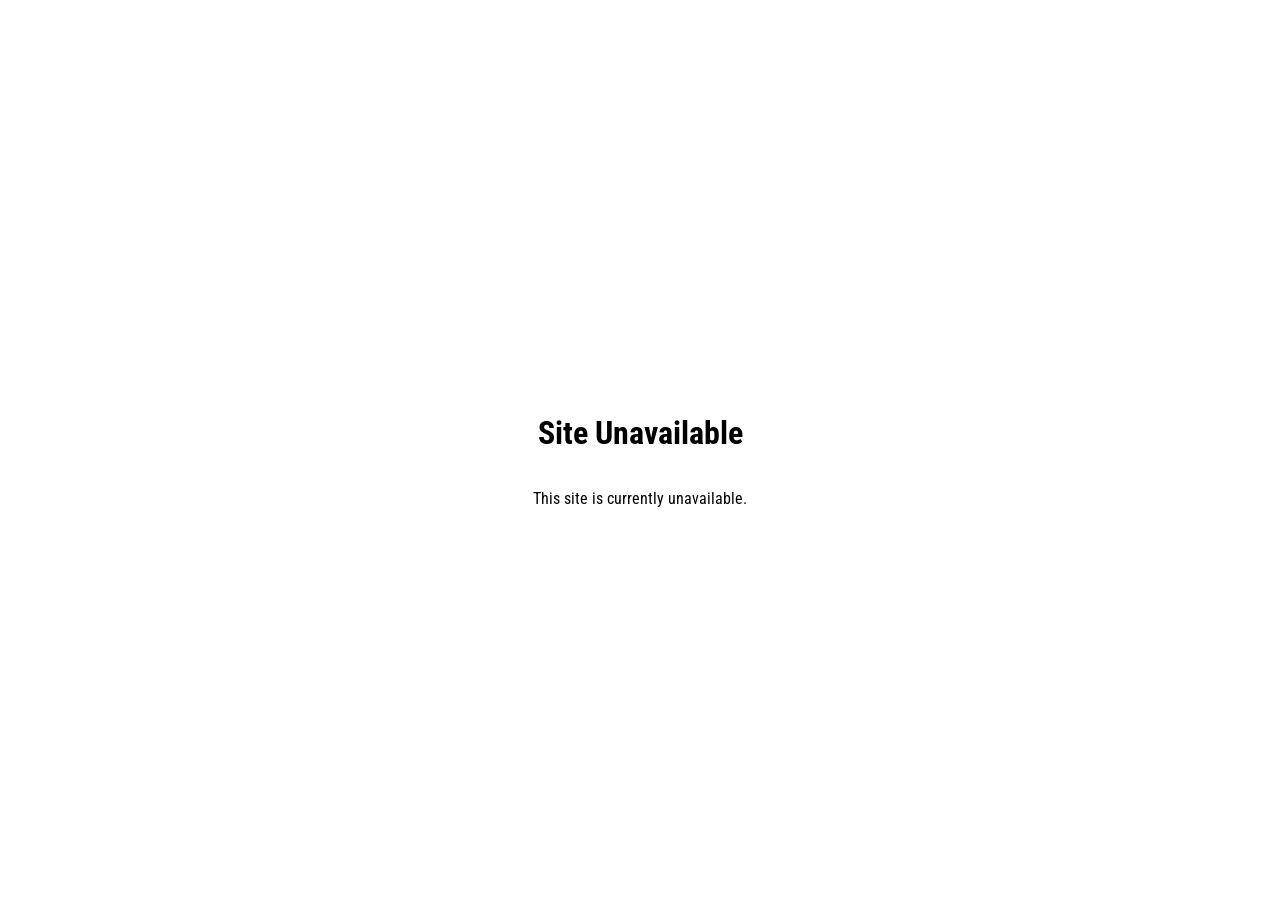
<file: unavailable.html>
<!DOCTYPE html>
<html lang="en">
<head>
    <meta charset="UTF-8">
    <meta name="viewport" content="width=device-width, initial-scale=1.0">
    <link rel="stylesheet" href="https://fonts.googleapis.com/css?family=Roboto%20Condensed">
    <title>Site Unavailable</title>
    <style>
        body {
            align-items: center;
            display: flex;
            flex-direction: column;
            font-family: 'Roboto Condensed', serif;
            height: 100vh;
            justify-content: center;
        }
    </style>
</head>
<body>
    <h1>Site Unavailable</h1>
    <p>This site is currently unavailable.</p>
</body>
</html>
</file>
<file: css/index.css>
.dark-blue {
    color: #137cbe;
}

.light-blue {
    color: #49b5e4;
}

.dark-grey {
    color: #737373;
}

.light-grey {
    color: #b9b9b9;
}

.lightest-grey {
    color: #dcdcdc;
}

.yellow {
    color: #f5bc00;
}

.white {
    color: white;
}

.black {
    color: black;
}

.black-opaque-5 {
    color: rgba(0, 0, 0, 0.5);
}

.dark-blue-bg {
    background-color: #137cbe;
}

.light-blue-bg {
    background-color: #49b5e4;
}

.dark-grey-bg {
    background-color: #737373;
}

.light-grey-bg {
    background-color: #b9b9b9;
}

.lightest-grey-bg {
    background-color: #dcdcdc;
}

.yellow-bg {
    background-color: #f5bc00;
}

.white-bg {
    background-color: white;
}

.black-bg {
    background-color: black;
}

.black-bg-opaque-5 {
    background-color: rgba(0, 0, 0, 0.5);
}

.btn.dark-blue {
    background: #137cbe;
    color: white;
}

.btn.dark-blue:hover {
    background-color: white;
    color: black;
}

.btn.normal {
    font-size: 16px;
}

.btn {
    padding: 10px 20px;
    text-transform: uppercase;
    border: 0;
    border-radius: 5px;
    text-decoration: none;
}

.btn:hover {
    -webkit-transition: background-color, color 0.2s linear 0s;
    -moz-transition: background-color, color 0.2s linear 0s;
    transition: background-color, color 0.2s linear 0s;
}

html,
body {
    margin: 0;
    padding: 0;
    font-family: 'Roboto Condensed', serif;
}

p {
    font-size: 16px;
    margin: 0;
}

section.popup-bg {
    position: fixed;
    width: 100%;
    height: 100%;
    display: none;
    /* display: flex; */
    justify-content: center;
    align-items: center;
    z-index: 1;
}

section.popup-bg .window {
    width: 728px;
    background: white;
    border-radius: 5px;
}

section.popup-bg .window .row {
    padding: 20px;
    display: flex;
    justify-content: space-around;
}

section.popup-bg .window .row.header {
    justify-content: right;
    border-bottom: 1px solid #dcdcdc;
}

section.popup-bg .window .row.header button {
    background: transparent;
    border: 0;
    padding: 0;
    cursor: pointer;
}

section.popup-bg .window .row.header button:hover {
    color: black;
    -webkit-transition: color 0.2s linear 0s;
    -moz-transition: color 0.2s linear 0s;
    transition: color 0.2s linear 0s;
}

section.popup-bg .window .row.header button span:nth-child(2) {
    display: none;
}

section.popup-bg .window .row button.language {
    width: 64px;
    overflow: hidden;
    display: block;
    background: transparent;
    border: 0;
    padding: 0;
    cursor: pointer;
}

section.popup-bg .window .row button.language:hover {
    opacity: 0.5;
    transition: opacity 0.2s linear 0s;
}

section.popup-bg .window .row button.language img {
    display: block;
    width: 100%;
    height: auto;
}

section.popup-bg .window .row button.language .text {
    margin-top: 20px;
    word-wrap: break-word;
    font-size: 14px;
}

header {
    padding: 10px 20px;
    overflow: hidden;
    display: flex;
}

header div.left {
    display: flex;
    justify-content: left;
    align-items: center;
    flex: 2;
    cursor: default;
    gap: 10px;
}

header div.left img {
    width: 64px;
    height: 64px;
    border-radius: 50%;
}

header div.left h1 {
    margin: 0;
}

header div.right {
    display: flex;
    justify-content: right;
    align-items: center;
    flex: 1;
    gap: 10px;
}

header div.right h2 {
    font-style: italic;
    font-size: 18px;
    margin: 0;
    text-align: right;
}

header div.right button.switch-language {
    background: transparent;
    border: 0;
    padding: 0;
    cursor: pointer;
}

header div.right button.switch-language:hover {
    opacity: 0.5;
    transition: opacity 0.2s linear 0s;
}

header div.right button.switch-language img {
    width: 39px;
    height: auto;
}

section.downloads {
    background-image: url(/img/index/download-bg.jpg);
    background-repeat: no-repeat;
    background-position: center;
    background-size: 100% auto;
    background-attachment: fixed;
    overflow: hidden;
}

section.downloads .apps {
    width: 728px;
    padding: 20px;
    margin: 80px auto;
    border-radius: 2px;
    -webkit-box-shadow: 0px 0px 5px 10px rgba(115, 115, 115, 0.5);
    -moz-box-shadow: 0px 0px 5px 10px rgba(115, 115, 115, 0.5);
    box-shadow: 0px 0px 5px 10px rgba(115, 115, 115, 0.5);
    overflow: hidden;
}

section.downloads .apps .row,
section.downloads .apps .row.header {
    display: flex;
    justify-content: space-evenly;
    align-items: center;
    margin-top: 20px;
}

section.downloads .apps .row.header {
    justify-content: left;
    font-size: 22px;
    gap: 20px;
    margin-top: 0;
}

section.downloads .apps .row.header.center {
    justify-content: center;
    margin-top: 20px;
}

section.downloads .apps .row a {
    text-decoration: none;
}

section.downloads .apps .row a:hover {
    opacity: 0.5;
    transition: opacity 0.2s linear 0s;
}

section.downloads .apps .row a.disabled {
    opacity: 0.5;
    cursor: default;
}

section.downloads .apps .row a div .text {
    text-align: center;
    margin-top: 10px;
}

section.services {
    overflow: hidden;
    padding-bottom: 104px;
}

section.services.sea-waves {
    background-image: url(/img/index/sea-waves.png);
    background-position: bottom;
    background-repeat: repeat-x;
}

section.services.hills {
    background-image: url(/img/index/hills.png);
    background-position: bottom;
    background-repeat: repeat-x;
}

section.services section.row {
    margin: 40px auto;
    display: flex;
    justify-content: center;
    gap: 40px;
}

section.services section.row h3 {
    font-size: 26px;
    text-transform: uppercase;
}

section.services section.row div.service {
    width: 192px;
    overflow: hidden;
}

section.services section.row div.service img {
    width: 100%;
    border-radius: 50%;
    display: block;
}

section.services section.row div.service div.icon-container {
    width: 100%;
    height: 192px;
    border-radius: 50%;
    display: flex;
    align-items: center;
    justify-content: center;
}

section.services section.row div.service div.icon-container span {
    font-size: 72px;
}

section.services section.row div.service .text {
    font-size: 22px;
    text-align: center;
    margin-top: 20px;
}

section.portfolio {
    padding-bottom: 36px;
}

section.portfolio .row {
    gap: 16px !important;
}

section.portfolio .row h3 {
    text-transform: none !important;
}

section.portfolio .row button.bullet {
    width: 16px;
    height: 16px;
    border-radius: 50%;
    border: 0;
    cursor: pointer;
    outline: 0;
}

section.portfolio .row button.bullet:hover {
    background-color: black;
    -webkit-transition: background-color 0.2s linear 0s;
    -moz-transition: background-color 0.2s linear 0s;
    transition: background-color 0.2s linear 0s;
}

section.portfolio .row button.bullet.active {
    background: black;
}

section.brands {
    overflow: hidden;
    padding-bottom: 26px;
}

section.brands section.row {
    margin: 40px auto;
    display: flex;
    justify-content: center;
    gap: 40px;
}

section.brands section.row h3 {
    font-size: 26px;
}

section.brands section.row a {
    display: flex;
    align-items: center;
}

section.brands section.row a img {
    max-width: 192px;
    height: auto;
    align-self: center;
}

section.founders {
    display: flex;
    align-content: center;
    justify-content: center;
    margin: 60px auto;
    flex-direction: column;
    flex-wrap: wrap;
    gap: 60px;
}

section.founders section.founder {
    width: 300px;
    display: flex;
    flex-direction: column;
    gap: 30px;
}

section.founders section.founder img {
    width: 100%;
    border-radius: 50%;
}

section.founders section.founder p {
    text-align: center;
    font-style: italic;
    font-size: 26px;
}

section.founders section.founder p.signature {
    font-style: normal;
    font-weight: bold;
    font-size: 20px;
}

footer {
    padding: 10px 20px;
    padding-bottom: 128px;
    display: flex;
}

footer div.left {
    flex: 1;
    text-align: left;
    border-right: 1px solid #b9b9b9;
}

footer div.left p.subheader {
    font-size: 24px;
    font-weight: bold;
    margin-bottom: 20px;
}

footer div.left a {
    text-decoration: underline;
}

footer div.left div.linked-icons {
    display: flex;
    gap: 10px;
    margin-top: 20px;
}

footer div.left div.linked-icons img {
    width: 64px;
    height: 64px;
}

footer div.left div.linked-icons a {
    text-decoration: none;
}

footer div.right {
    flex: 1;
    text-align: right;
}

footer div.right img.map {
    width: 256px;
    height: 256px;
}

@media screen and (max-width: 1920px) {
    section.downloads {
        background-size: auto auto;
    }
}

@media screen and (max-width: 1024px) {
    section.popup-bg .window {
        width: 100%;
        height: 100%;
        overflow-y: auto;
    }

    section.popup-bg .window .row.header {
        justify-content: left;
    }

    section.popup-bg .window .row.header button span:nth-child(1) {
        display: none;
    }

    section.popup-bg .window .row.header button span:nth-child(2) {
        display: inline;
    }

    header {
        flex-direction: column;
        text-align: center;
        gap: 20px;
        padding: 20px 40px;
    }

    header div.left {
        flex: 1;
        justify-content: center;
        gap: 20px;
    }

    header div.right {
        flex: 1;
        justify-content: center;
        gap: 20px;
    }

    section.downloads .apps {
        width: 100%;
        padding-left: 0;
        padding-right: 0;
        padding-top: 40px;
        padding-bottom: 40px;
        margin: 0;
        border-radius: 0;
        -webkit-box-shadow: 0;
        -moz-box-shadow: 0;
        box-shadow: 0;
    }

    section.downloads .apps .row {
        gap: 40px;
        margin-top: 40px;
    }

    section.downloads .apps .row.header {
        justify-content: center;
        text-align: center;
        padding-left: 20px;
        padding-right: 20px;
    }

    section.downloads .apps .row.header.center {
        text-align: center;
        margin-top: 40px;
    }

    section.downloads .apps .row a div {
        text-align: center;
    }

    section.services section.row {
        flex-direction: column;
        align-items: center;
    }

    section.portfolio .row {
        flex-direction: row !important;
    }

    section.portfolio .row.bullets {
        padding: 0 20px;
        flex-flow: wrap;
    }

    section.portfolio .row h3 {
        text-align: center;
        padding-left: 20px;
        padding-right: 20px;
    }

    section.brands section.row {
        flex-direction: column;
        align-items: center;
    }

    section.brands section.row h3 {
        text-align: center;
        padding-left: 20px;
        padding-right: 20px;
    }

    footer {
        flex-direction: column;
        align-items: center;
    }

    footer div.left {
        border-right: 0;
        width: 100%;
    }

    footer div.left div.linked-icons {
        justify-content: center;
    }

    footer div.right {
        width: 100%;
        text-align: center;
    }

    footer div.right img.map {
        width: 50%;
        height: auto;
    }
}

@media screen and (max-width: 512px) {
    section.downloads .apps .row {
        flex-direction: column;
    }

    section.downloads .apps .row a {
        width: 100%;
    }

    section.brands .row a {
        width: 100%;
        justify-content: center;
    }

    section.brands .row a img {
        max-width: 69% !important;
    }

    section.founders section.founder {
        width: 73%;
    }
}
</file>
